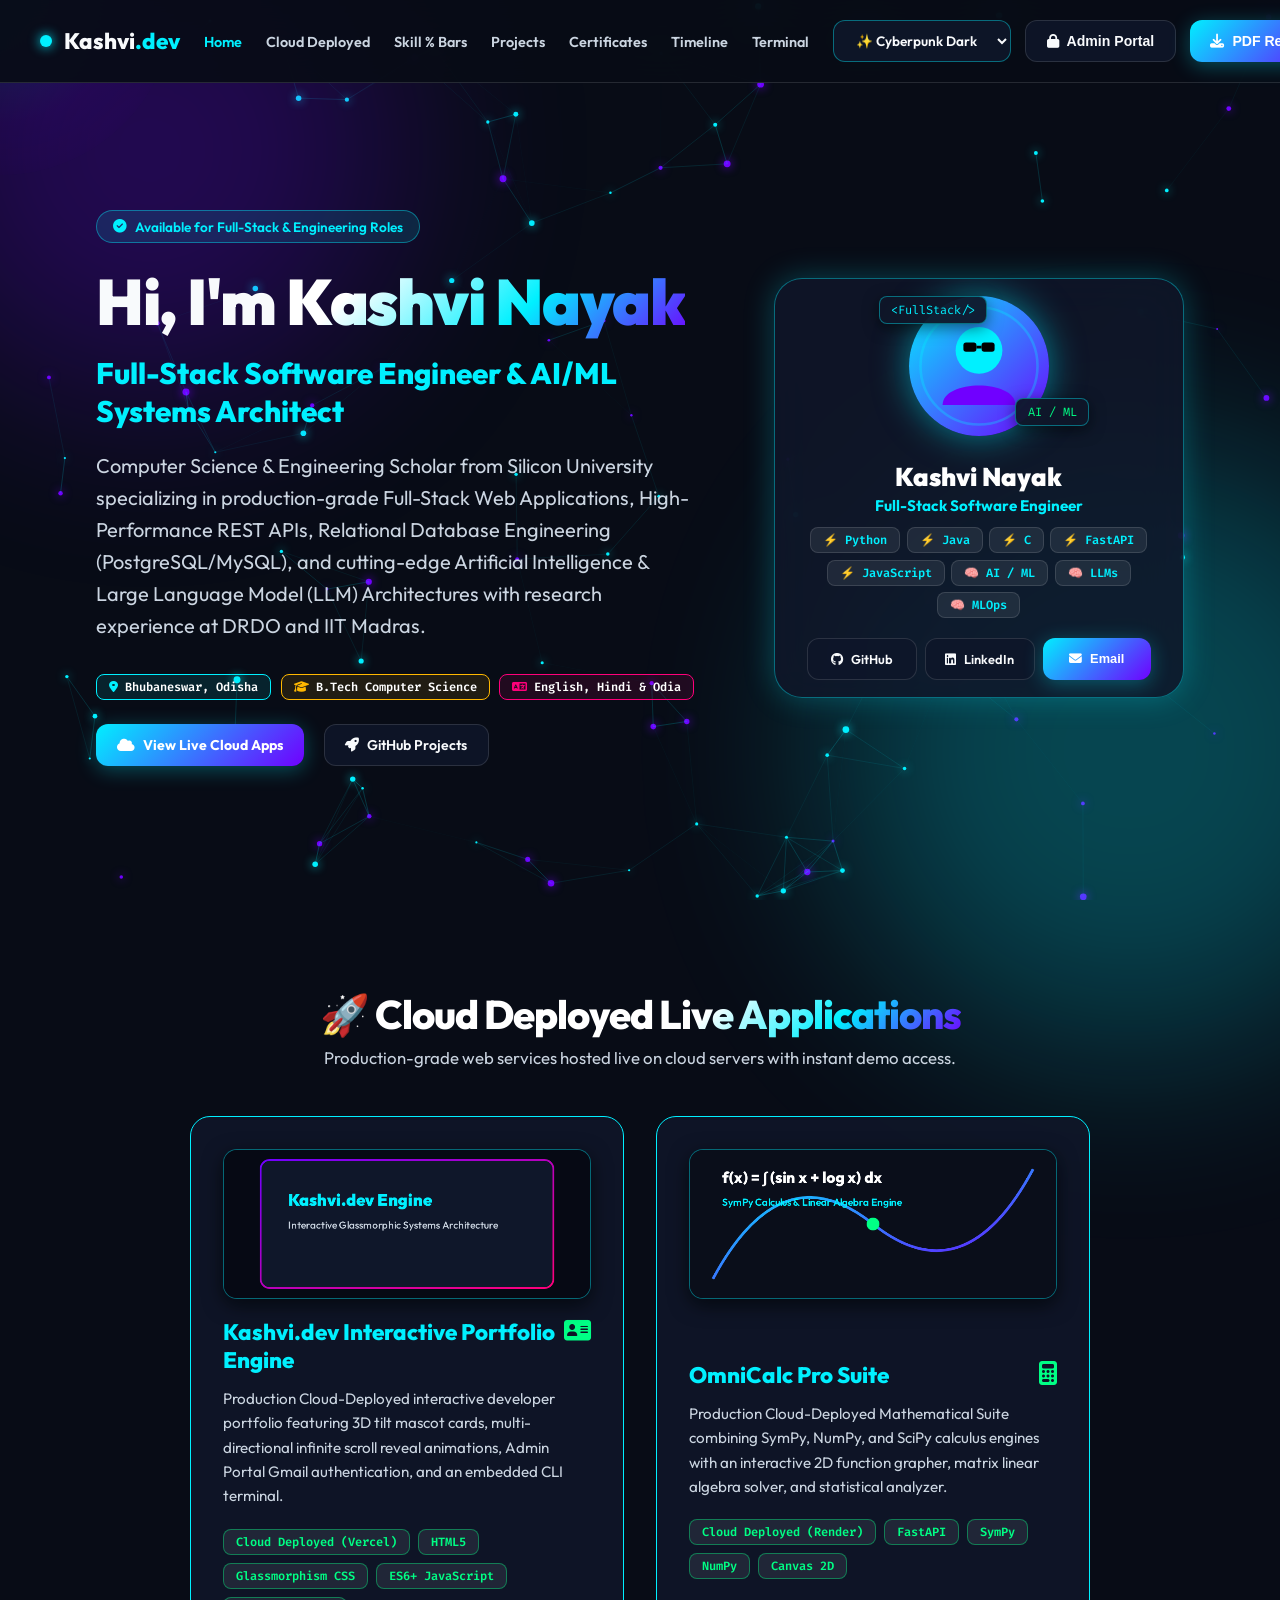
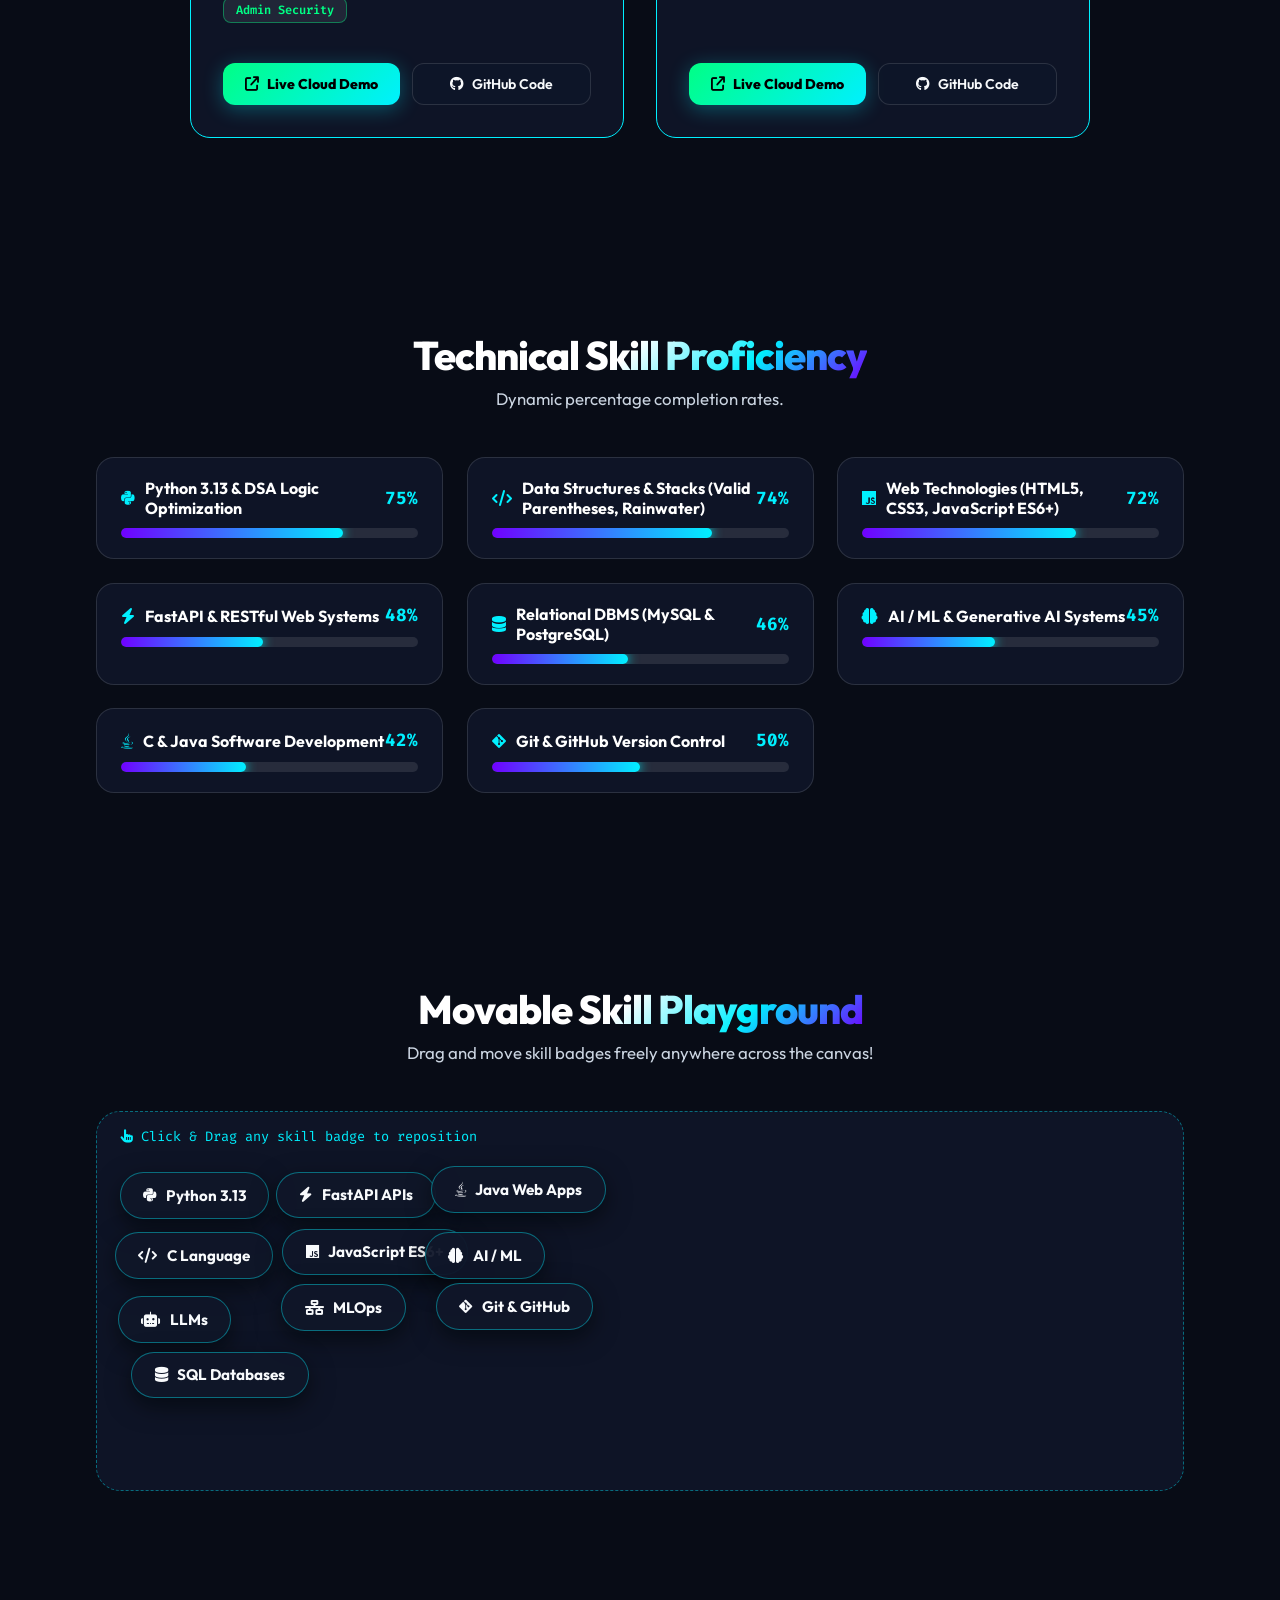
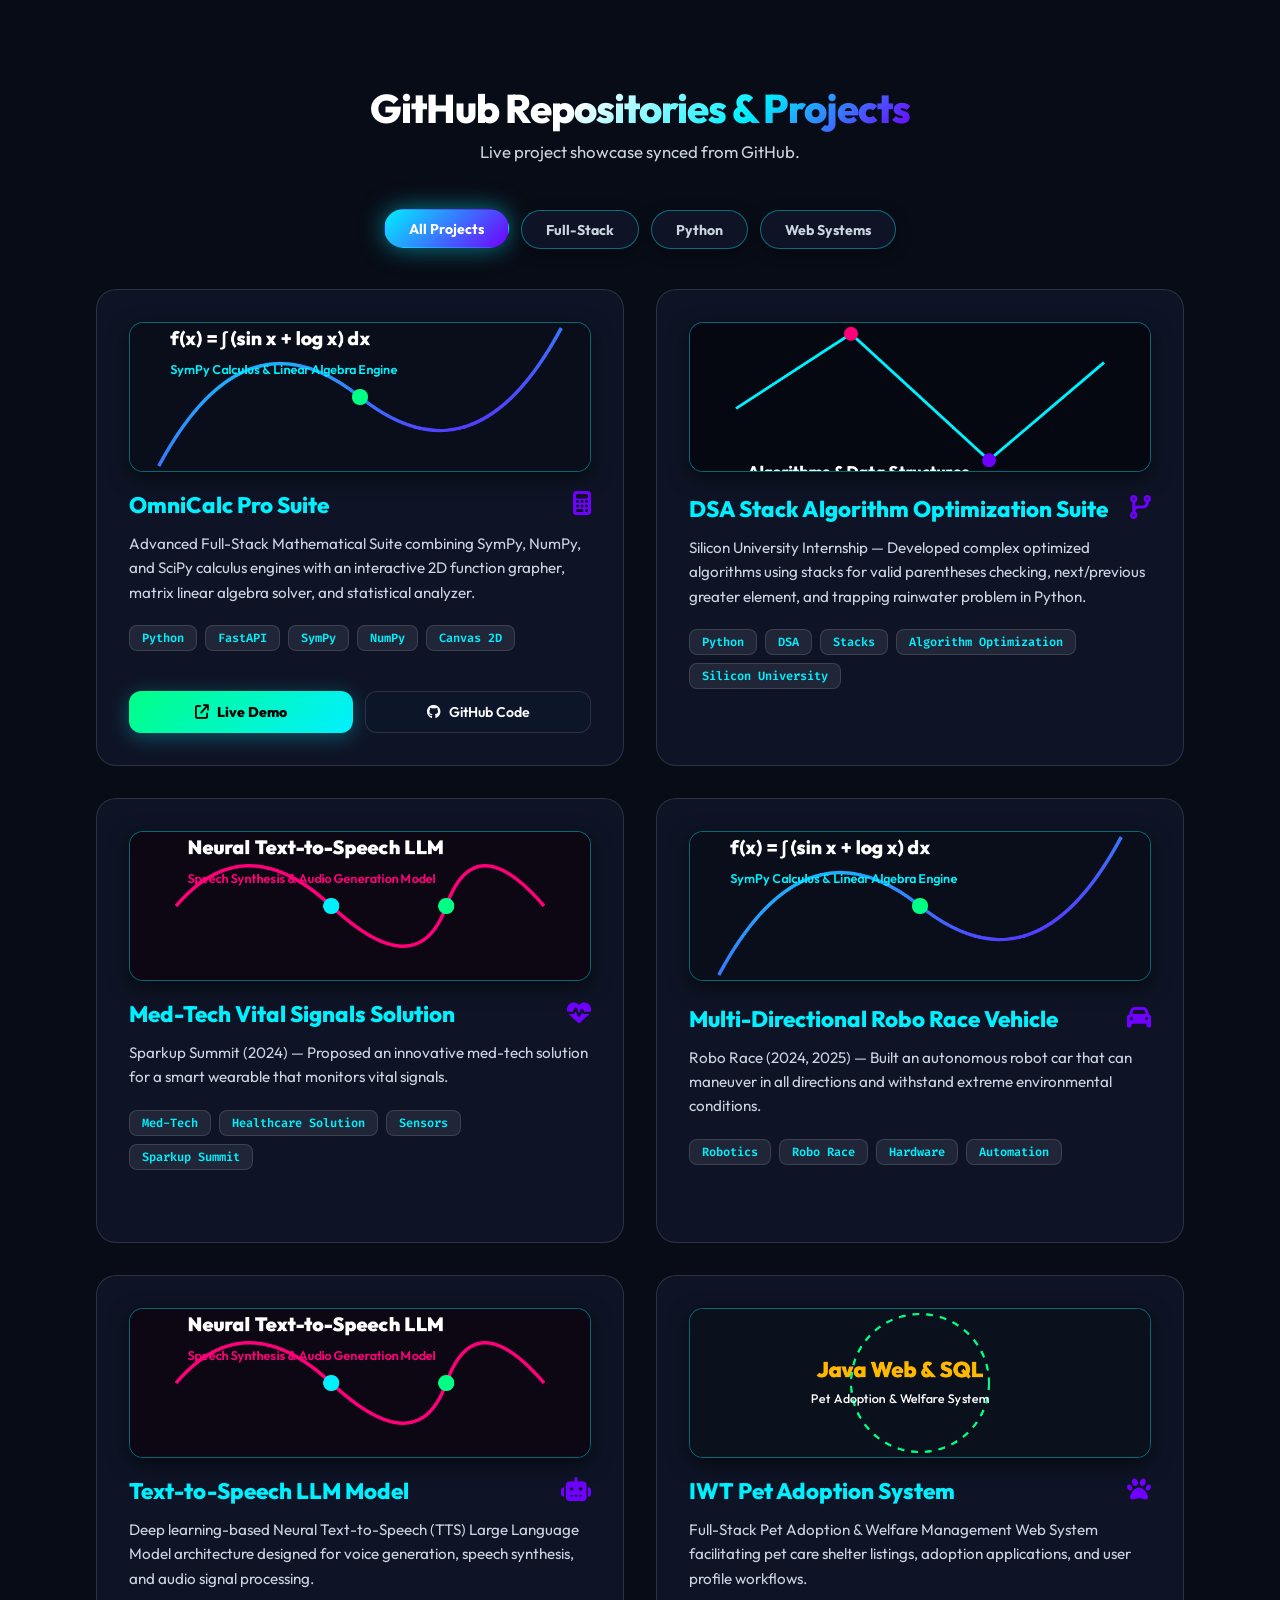
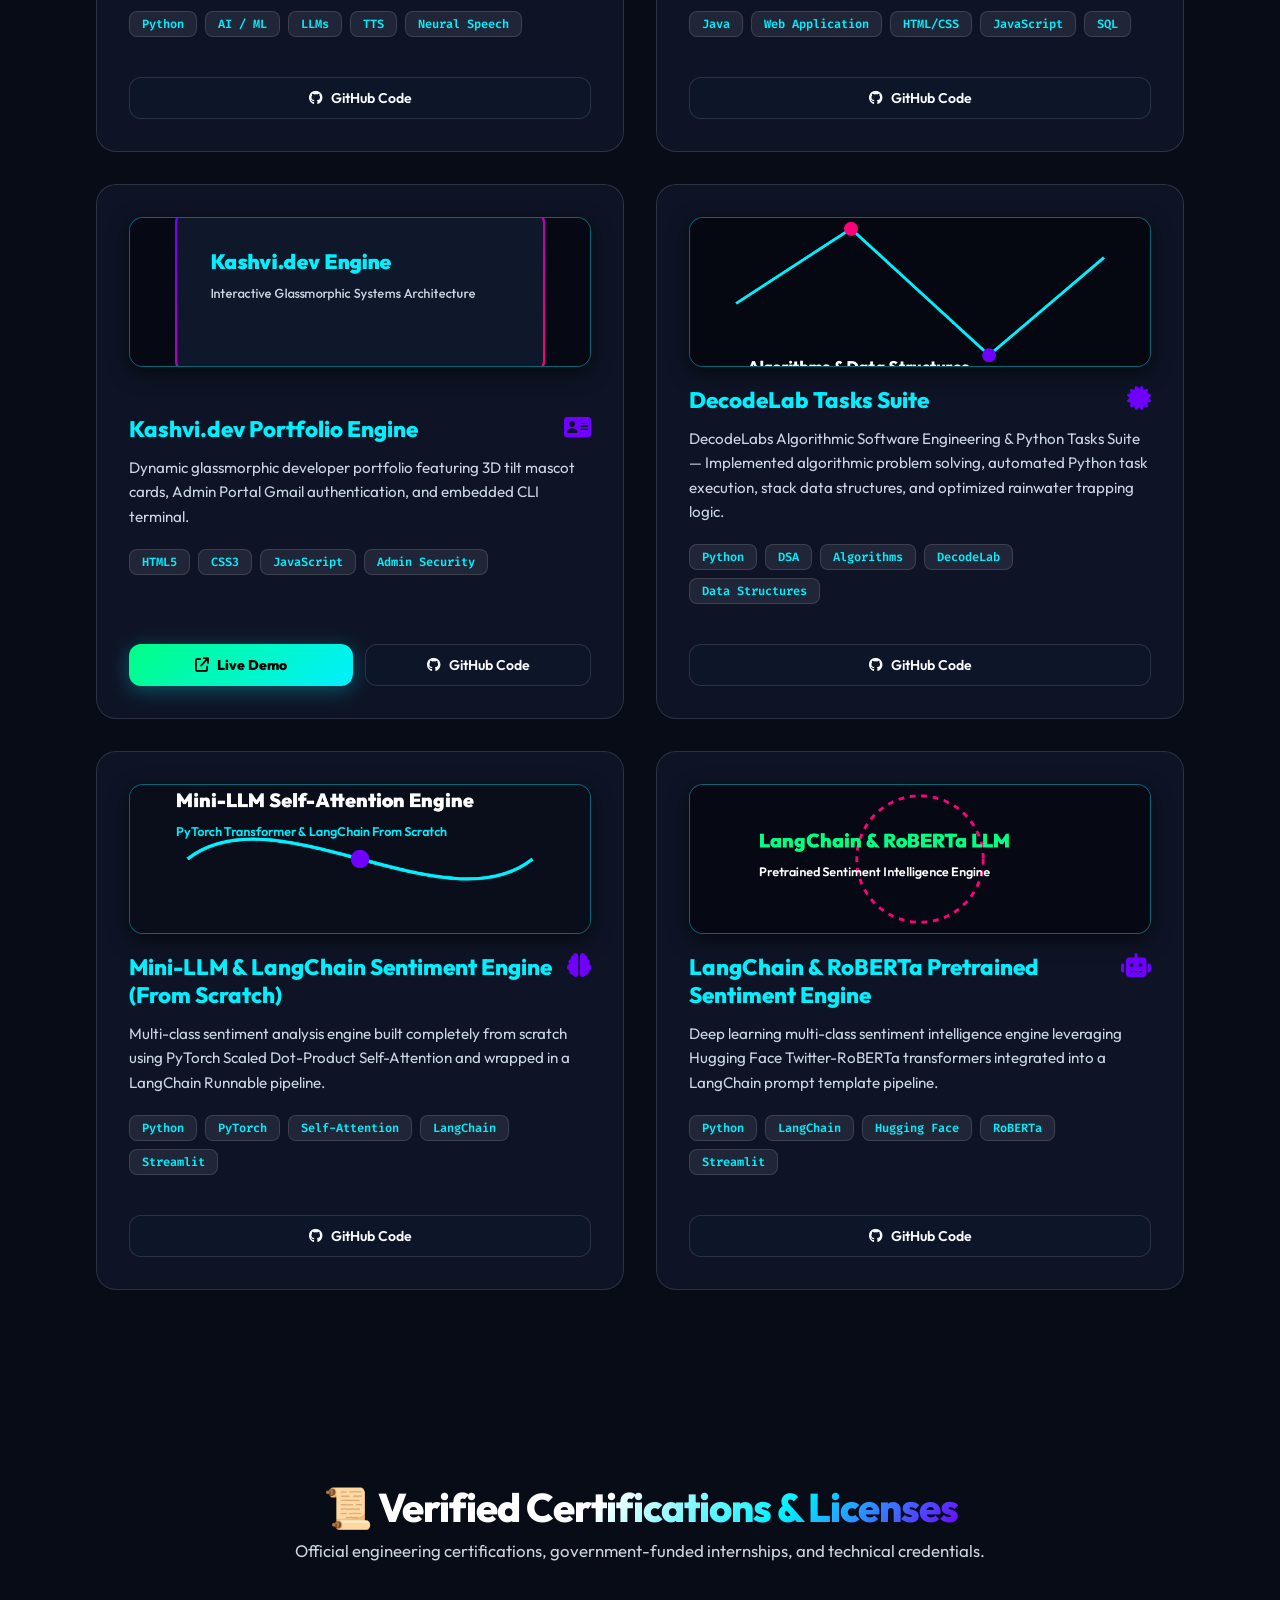
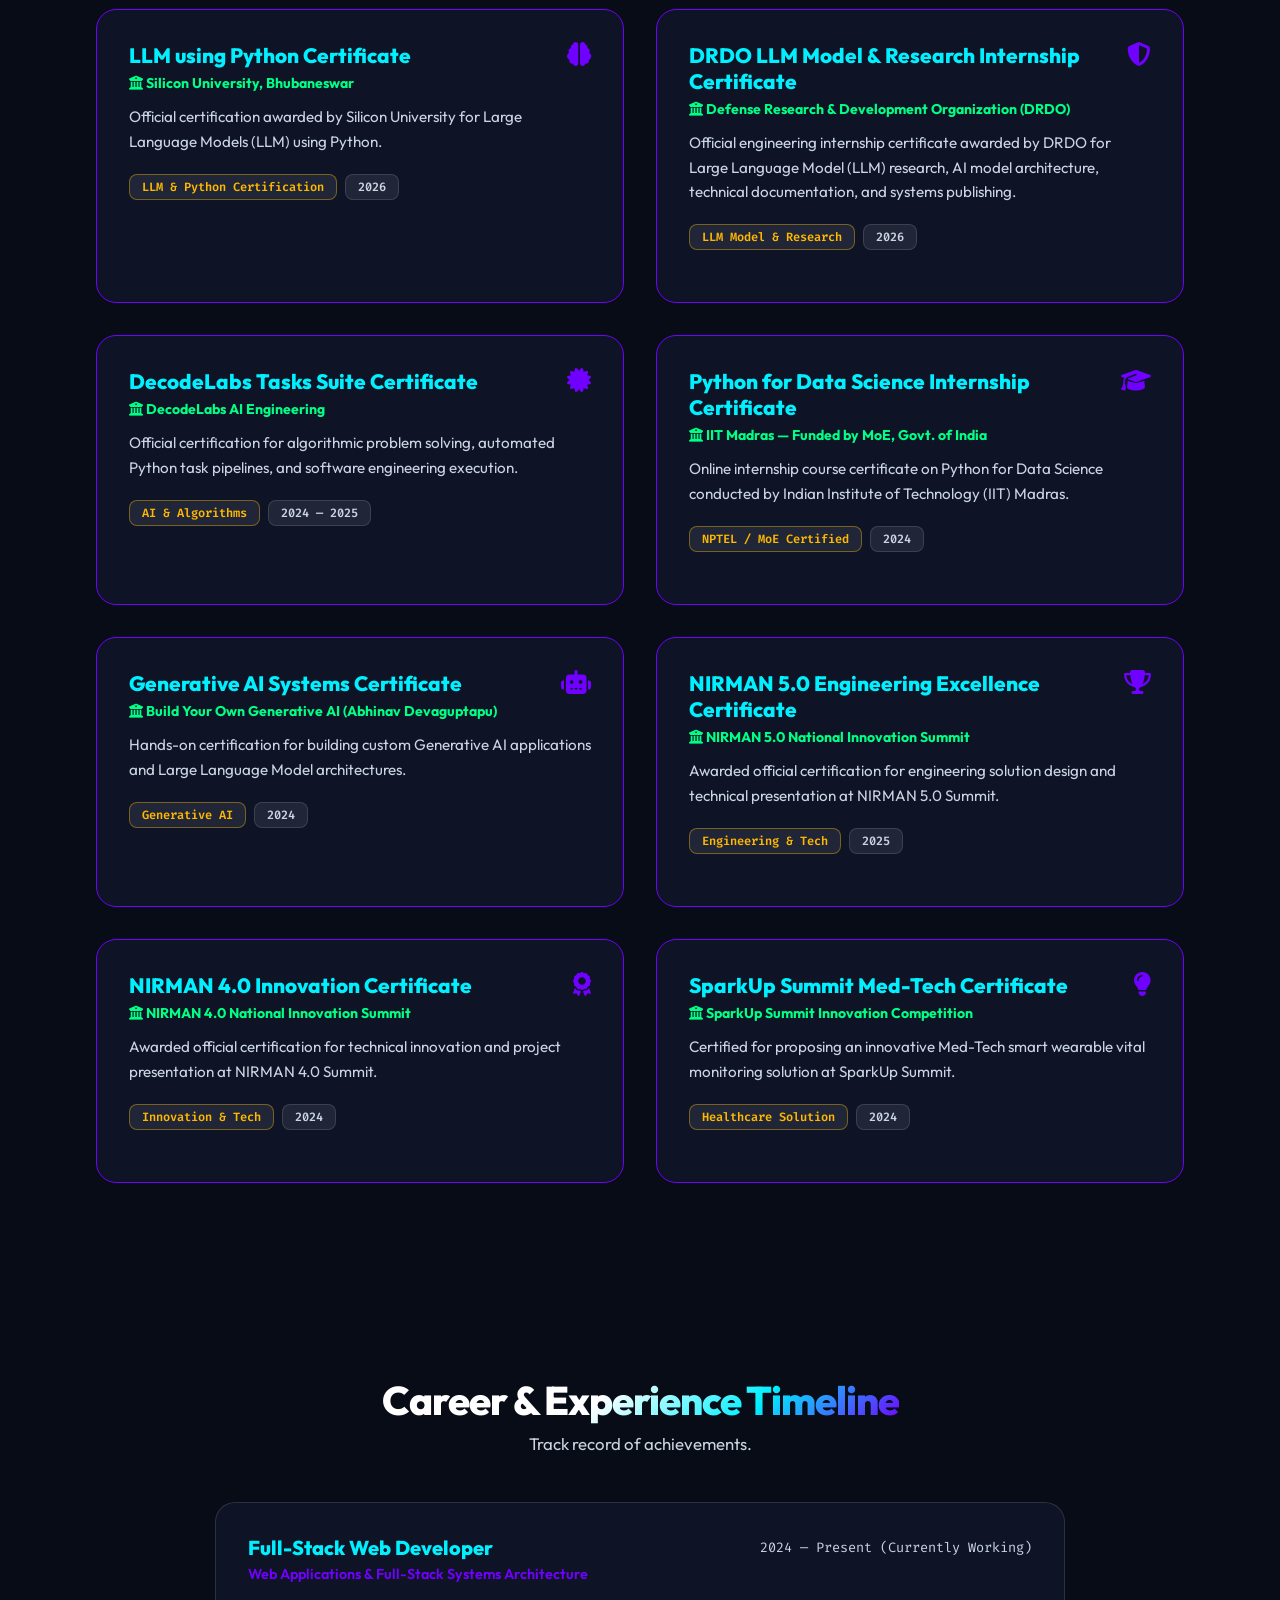
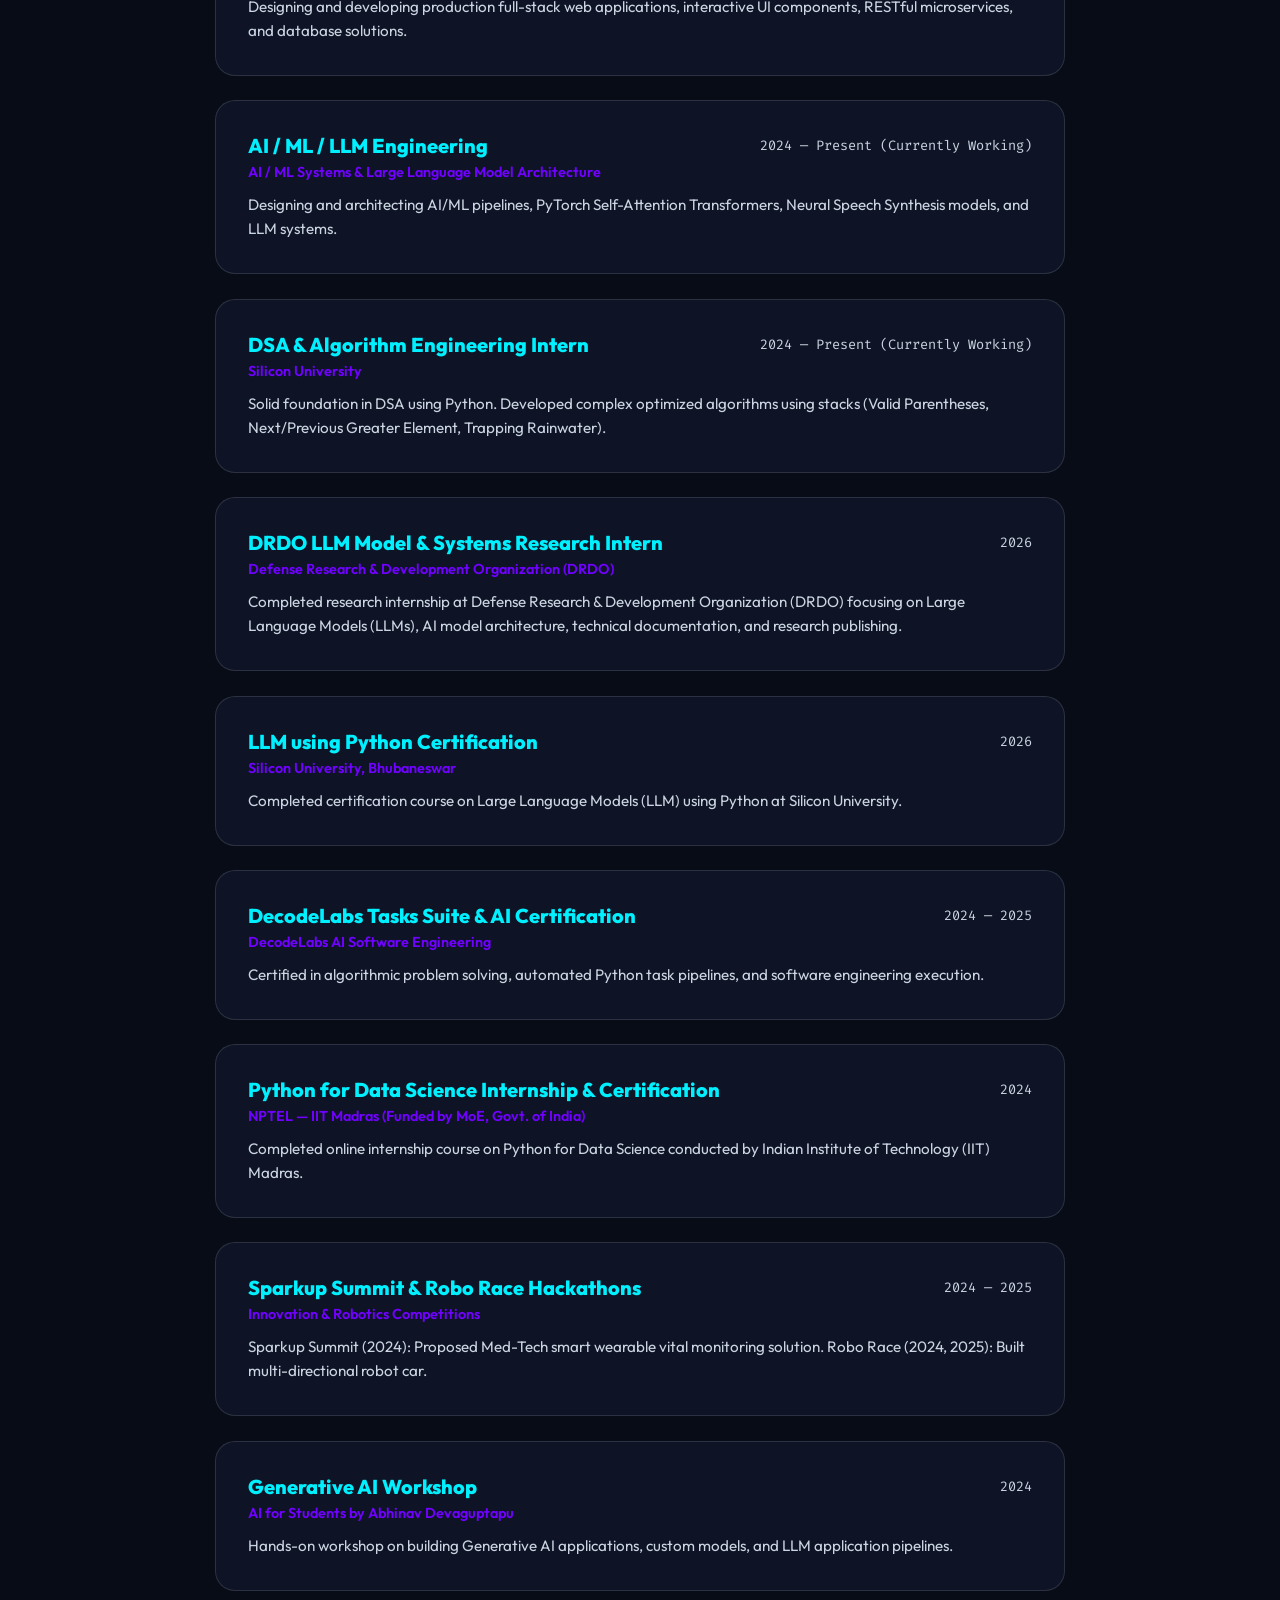
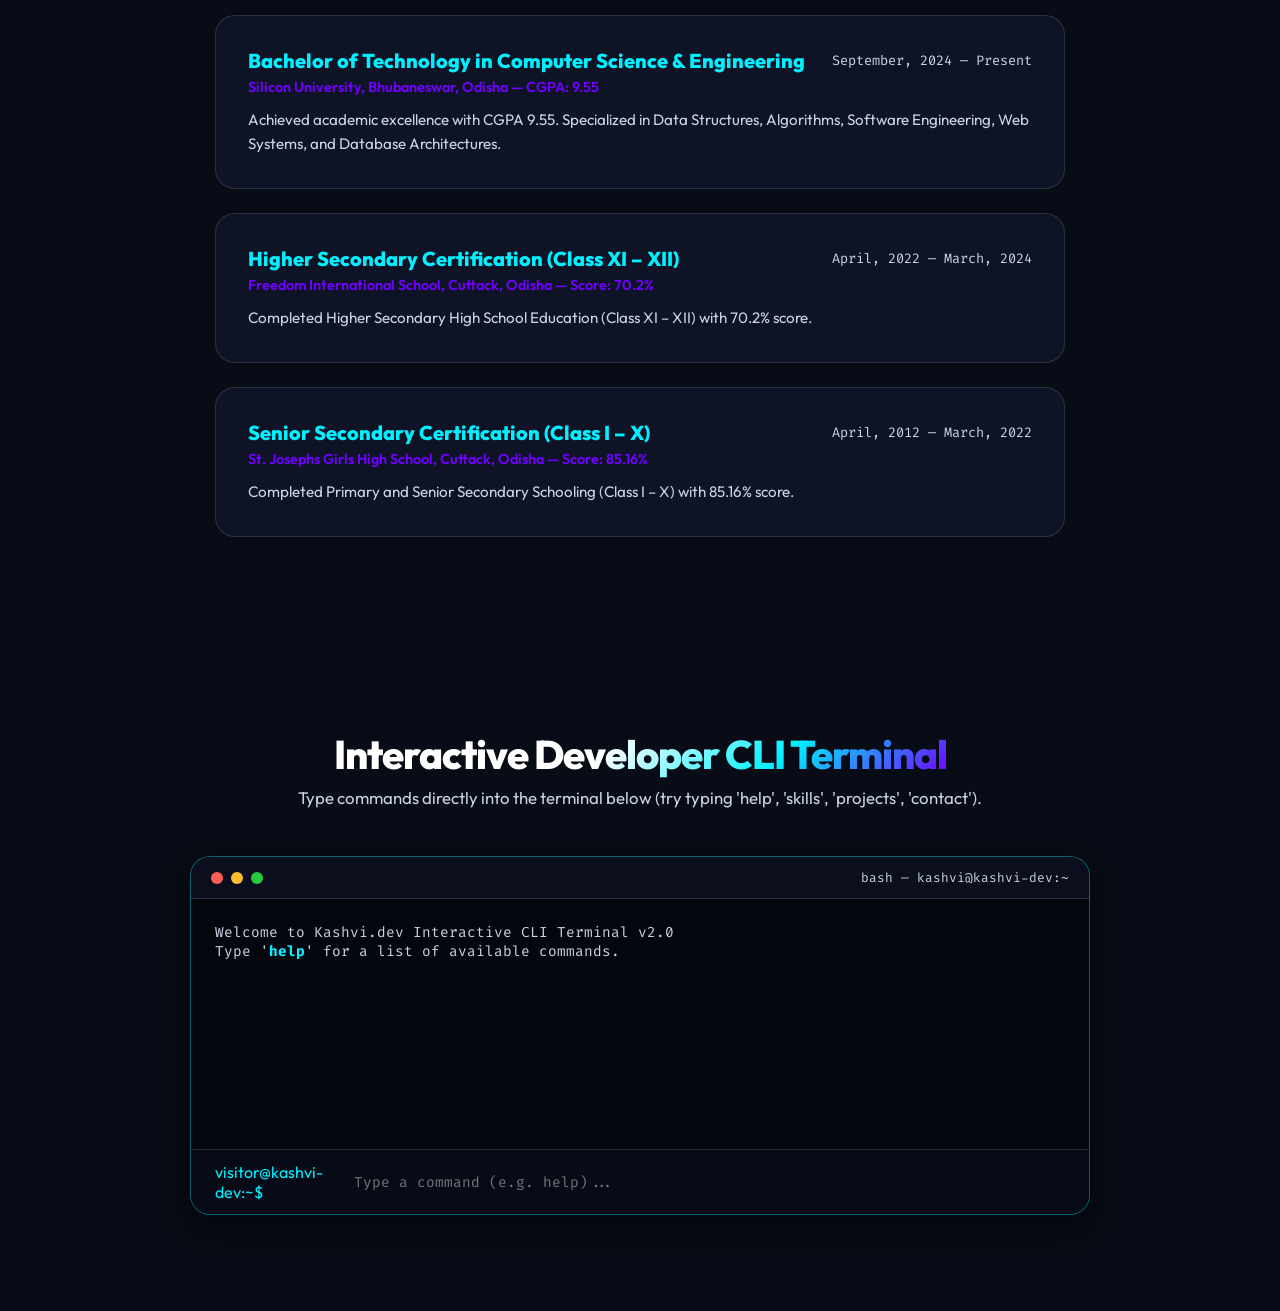
<file: index.html>
<!DOCTYPE html>
<html lang="en">
<head>
  <meta charset="UTF-8">
  <meta name="viewport" content="width=device-width, initial-scale=1.0">
  <title>Kashvi Nayak — Full-Stack Software Engineer & AI/ML Systems Architect</title>

  <!-- Google Search Console Ownership Verification -->
  <meta name="google-site-verification" content="googled4ef04c392d898fc">
  
  <!-- Search Engine Optimization (SEO) Meta Tags -->
  <meta name="description" content="Kashvi Nayak is a Full-Stack Software Engineer specializing in Python, Java, FastAPI, C, Web Systems, and AI/ML LLM engineering at Silicon University.">
  <meta name="keywords" content="Kashvi Nayak, Kashvi.dev, Full-Stack Software Engineer, Silicon University, Python Developer, AI ML Engineer, Kashvi Nayak Portfolio">
  <meta name="author" content="Kashvi Nayak">
  <meta name="robots" content="index, follow">

  <!-- OpenGraph Social Cards for LinkedIn, Twitter & Google Crawlers -->
  <meta property="og:title" content="Kashvi Nayak — Full-Stack Software Engineer">
  <meta property="og:description" content="Explore Kashvi Nayak's interactive full-stack developer portfolio, GitHub repositories, and AI/ML engineering projects.">
  <meta property="og:type" content="website">
  <meta property="og:url" content="https://kashvinayak20-debug.github.io/interactive-resume/">

  <!-- Structured Google JSON-LD Schema Markup -->
  <script type="application/ld+json">
  {
    "@context": "https://schema.org",
    "@type": "Person",
    "name": "Kashvi Nayak",
    "jobTitle": "Full-Stack Software Engineer",
    "alumniOf": "Silicon University",
    "url": "https://kashvinayak20-debug.github.io/interactive-resume/",
    "sameAs": [
      "https://github.com/kashvinayak20-debug",
      "https://www.linkedin.com/in/kashvi-nayak-409a70257"
    ]
  }
  </script>

  <!-- FontAwesome Icons -->
  <link rel="stylesheet" href="https://cdnjs.cloudflare.com/ajax/libs/font-awesome/6.5.1/css/all.min.css">
  <!-- Custom Stylesheet -->
  <link rel="stylesheet" href="css/styles.css">
</head>
<body>

  <!-- Interactive Particle Background Canvas -->
  <canvas id="particlesCanvas"></canvas>

  <!-- Ambient Glowing Cursor Follower -->
  <div class="cursor-glow"></div>

  <!-- Ambient Light Blobs -->
  <div class="ambient-blob blob-1"></div>
  <div class="ambient-blob blob-2"></div>

  <!-- Header Navigation -->
  <header class="header-nav">
    <div class="nav-brand">
      <div class="brand-dot"></div>
      <span>Kashvi<span style="color: var(--accent-cyan)">.dev</span></span>
    </div>

    <ul class="nav-links">
      <li><a href="#hero" class="nav-link active">Home</a></li>
      <li><a href="#deployed" class="nav-link">Cloud Deployed</a></li>
      <li><a href="#skills-section" class="nav-link">Skill % Bars</a></li>
      <li><a href="#projects" class="nav-link">Projects</a></li>
      <li><a href="#certificates" class="nav-link">Certificates</a></li>
      <li><a href="#timeline" class="nav-link">Timeline</a></li>
      <li><a href="#terminal" class="nav-link">Terminal</a></li>
    </ul>

    <div class="nav-controls">
      <select id="themeSelect" class="theme-picker">
        <option value="default">✨ Cyberpunk Dark</option>
        <option value="synthwave">🌆 Synthwave</option>
        <option value="emerald">🌿 Emerald Glass</option>
        <option value="obsidian">🖤 Obsidian Dark</option>
      </select>

      <!-- Admin Portal Login Toggle -->
      <button id="adminToggleBtn" class="btn-secondary" title="Admin Portal Login">
        <i class="fa-solid fa-lock"></i> Admin Portal
      </button>

      <button id="openEditorBtn" class="btn-secondary admin-only">
        <i class="fa-solid fa-pen-to-square"></i> Edit Profile
      </button>

      <button onclick="downloadPDF()" class="btn-primary">
        <i class="fa-solid fa-download"></i> PDF Resume
      </button>
    </div>
  </header>

  <!-- Main Content Container -->
  <main>

    <!-- HERO SECTION WITH ANIMATED DEVELOPER MASCOT -->
    <section id="hero" class="hero-section">
      <div>
        <div class="hero-tag">
          <i class="fa-solid fa-circle-check"></i> Available for Full-Stack & Engineering Roles
        </div>
        <h1 class="hero-title">
          Hi, I'm <span id="dispName" class="gradient-text">Kashvi Nayak</span>
        </h1>
        <h2 id="dispTitle" style="font-size: 1.85rem; font-weight: 800; color: var(--accent-cyan); margin-bottom: 1.25rem;">
          Full-Stack Software Engineer & AI/ML Systems Architect
        </h2>
        <p id="dispBio" class="hero-subtitle">
          Computer Science & Engineering Scholar from Silicon University specializing in production-grade Full-Stack Web Applications, High-Performance REST APIs, Relational Database Engineering (PostgreSQL/MySQL), and cutting-edge Artificial Intelligence & Large Language Model (LLM) Architectures with research experience at DRDO and IIT Madras.
        </p>

        <div style="display: flex; gap: 0.6rem; flex-wrap: wrap; margin-bottom: 1.5rem; font-size: 0.85rem;">
          <span class="tag-badge" style="background: rgba(0, 240, 255, 0.1); border-color: var(--accent-cyan); color: #fff;">
            <i class="fa-solid fa-location-dot" style="color: var(--accent-cyan);"></i> Bhubaneswar, Odisha
          </span>
          <span class="tag-badge" style="background: rgba(255, 184, 0, 0.1); border-color: var(--accent-amber); color: #fff;">
            <i class="fa-solid fa-graduation-cap" style="color: var(--accent-amber);"></i> B.Tech Computer Science
          </span>
          <span class="tag-badge" style="background: rgba(255, 0, 122, 0.1); border-color: var(--accent-magenta); color: #fff;">
            <i class="fa-solid fa-language" style="color: var(--accent-magenta);"></i> English, Hindi & Odia
          </span>
        </div>

        <div class="hero-actions">
          <a href="#deployed" class="btn-primary"><i class="fa-solid fa-cloud"></i> View Live Cloud Apps</a>
          <a href="#projects" class="btn-secondary"><i class="fa-solid fa-rocket"></i> GitHub Projects</a>
        </div>
      </div>

      <!-- ANIMATED DEVELOPER MASCOT CHARACTER WIDGET (OUTER STATIC WRAPPER FIX FOR ZERO BORDER VIBRATION) -->
      <div class="mascot-wrapper" style="perspective: 1000px; width: 100%; height: 420px;">
        <div class="mascot-container">
          <div class="mascot-avatar-wrapper">
            <div class="floating-code-tag tag-pos-1">&lt;FullStack/&gt;</div>
            <div class="floating-code-tag tag-pos-2">AI / ML</div>
            
            <div class="mascot-svg-glow">
              <svg viewBox="0 0 100 100" width="100%" height="100%">
                <circle cx="50" cy="50" r="45" fill="none" stroke="rgba(0, 240, 255, 0.3)" stroke-width="2"/>
                <circle cx="50" cy="38" r="18" fill="#00F0FF"/>
                <path d="M 22 80 C 22 60, 78 60, 78 80 Z" fill="#7000FF"/>
                <rect x="38" y="32" width="10" height="7" rx="2" fill="#000"/>
                <rect x="52" y="32" width="10" height="7" rx="2" fill="#000"/>
                <line x1="48" y1="35.5" x2="52" y2="35.5" stroke="#000" stroke-width="2"/>
              </svg>
            </div>
          </div>

          <h3 id="mascotName" class="mascot-name">Kashvi Nayak</h3>
          <p id="mascotRole" class="mascot-role">Full-Stack Software Engineer</p>

          <div style="display: flex; gap: 0.4rem; margin-top: 0.75rem; flex-wrap: wrap; justify-content: center;">
            <span class="tag-badge">⚡ Python</span>
            <span class="tag-badge">⚡ Java</span>
            <span class="tag-badge">⚡ C</span>
            <span class="tag-badge">⚡ FastAPI</span>
            <span class="tag-badge">⚡ JavaScript</span>
            <span class="tag-badge">🧠 AI / ML</span>
            <span class="tag-badge">🧠 LLMs</span>
            <span class="tag-badge">🧠 MLOps</span>
          </div>

          <div style="display: flex; gap: 0.5rem; margin-top: 1.25rem; width: 100%;">
            <a href="https://github.com/kashvinayak20-debug" target="_blank" class="btn-secondary" style="flex: 1; justify-content: center; padding: 0.5rem 0.6rem; font-size: 0.8rem;">
              <i class="fa-brands fa-github"></i> GitHub
            </a>
            <a href="https://www.linkedin.com/in/kashvi-nayak-409a70257" target="_blank" class="btn-secondary" style="flex: 1; justify-content: center; padding: 0.5rem 0.6rem; font-size: 0.8rem;">
              <i class="fa-brands fa-linkedin"></i> LinkedIn
            </a>
            <button class="btn-primary open-email-btn" style="flex: 1; justify-content: center; padding: 0.5rem 0.6rem; font-size: 0.8rem;">
              <i class="fa-solid fa-envelope"></i> Email
            </button>
          </div>
        </div>
      </div>
    </section>


    <!-- DEDICATED CLOUD DEPLOYED APPLICATIONS SECTION -->
    <section id="deployed" class="section-container">
      <div class="section-header">
        <h2 class="section-title">🚀 Cloud Deployed <span class="gradient-text">Live Applications</span></h2>
        <p class="section-desc">Production-grade web services hosted live on cloud servers with instant demo access.</p>
        <button id="openAddDeployedBtn" class="btn-primary admin-only" style="margin-top: 1rem;">
          <i class="fa-solid fa-plus"></i> Add Deployed Live App
        </button>
      </div>

      <div id="deployedProjectsContainer" class="projects-grid" style="max-width: 900px; margin: 0 auto;"></div>
    </section>


    <!-- DYNAMIC SKILL PERCENTAGE BARS SECTION (SKILLS CRUD) -->
    <section id="skills-section" class="section-container">
      <div class="section-header">
        <h2 class="section-title">Technical <span class="gradient-text">Skill Proficiency</span></h2>
        <p class="section-desc">Dynamic percentage completion rates.</p>
        <button id="openAddSkillBtn" class="btn-primary admin-only" style="margin-top: 1rem;">
          <i class="fa-solid fa-plus"></i> Add Custom Skill & %
        </button>
      </div>

      <div id="skillsBarsContainer" class="skills-progress-container"></div>
    </section>


    <!-- MOVABLE SKILLS PLAYGROUND SECTION -->
    <section id="skills" class="section-container">
      <div class="section-header">
        <h2 class="section-title">Movable <span class="gradient-text">Skill Playground</span></h2>
        <p class="section-desc">Drag and move skill badges freely anywhere across the canvas!</p>
      </div>

      <div class="draggable-playground">
        <div class="playground-hint">
          <i class="fa-solid fa-hand-pointer"></i> Click & Drag any skill badge to reposition
        </div>

        <div class="skill-chip-movable"><i class="fa-brands fa-python"></i> Python 3.13</div>
        <div class="skill-chip-movable"><i class="fa-solid fa-bolt"></i> FastAPI APIs</div>
        <div class="skill-chip-movable"><i class="fa-brands fa-java"></i> Java Web Apps</div>
        <div class="skill-chip-movable"><i class="fa-solid fa-code"></i> C Language</div>
        <div class="skill-chip-movable"><i class="fa-brands fa-js"></i> JavaScript ES6+</div>
        <div class="skill-chip-movable"><i class="fa-solid fa-brain"></i> AI / ML</div>
        <div class="skill-chip-movable"><i class="fa-solid fa-robot"></i> LLMs</div>
        <div class="skill-chip-movable"><i class="fa-solid fa-network-wired"></i> MLOps</div>
        <div class="skill-chip-movable"><i class="fa-brands fa-git-alt"></i> Git & GitHub</div>
        <div class="skill-chip-movable"><i class="fa-solid fa-database"></i> SQL Databases</div>
      </div>
    </section>


    <!-- FEATURED PROJECTS SECTION (PROJECTS CRUD FROM GITHUB) -->
    <section id="projects" class="section-container">
      <div class="section-header">
        <h2 class="section-title">GitHub <span class="gradient-text">Repositories & Projects</span></h2>
        <p class="section-desc">Live project showcase synced from GitHub.</p>
        <button id="openAddProjectBtn" class="btn-primary admin-only" style="margin-top: 1rem;">
          <i class="fa-solid fa-plus"></i> Add New Project
        </button>
      </div>

      <!-- Project Category Filters -->
      <div style="display: flex; justify-content: center; gap: 0.75rem; margin-bottom: 2.5rem;">
        <button class="subtab-btn filter-btn active" data-filter="all">All Projects</button>
        <button class="subtab-btn filter-btn" data-filter="fullstack">Full-Stack</button>
        <button class="subtab-btn filter-btn" data-filter="python">Python</button>
        <button class="subtab-btn filter-btn" data-filter="web">Web Systems</button>
      </div>

      <div id="projectsContainer" class="projects-grid"></div>
    </section>


    <!-- DEDICATED CERTIFICATIONS & VERIFIED CREDENTIALS SECTION -->
    <section id="certificates" class="section-container">
      <div class="section-header">
        <h2 class="section-title">📜 Verified <span class="gradient-text">Certifications & Licenses</span></h2>
        <p class="section-desc">Official engineering certifications, government-funded internships, and technical credentials.</p>
        <button id="openAddCertBtn" class="btn-primary admin-only" style="margin-top: 1rem;">
          <i class="fa-solid fa-plus"></i> Add Verified Certificate
        </button>
      </div>

      <div id="certificatesContainer" class="projects-grid"></div>
    </section>


    <!-- TIMELINE SECTION (TIMELINE CRUD) -->
    <section id="timeline" class="section-container">
      <div class="section-header">
        <h2 class="section-title">Career & <span class="gradient-text">Experience Timeline</span></h2>
        <p class="section-desc">Track record of achievements.</p>
        <button id="openAddTimelineBtn" class="btn-primary admin-only" style="margin-top: 1rem;">
          <i class="fa-solid fa-plus"></i> Add Experience / Education
        </button>
      </div>

      <div id="timelineContainer" style="max-width: 850px; margin: 0 auto; display: flex; flex-direction: column; gap: 1.5rem;"></div>
    </section>


    <!-- INTERACTIVE DEVELOPER TERMINAL SECTION -->
    <section id="terminal" class="section-container">
      <div class="section-header">
        <h2 class="section-title">Interactive <span class="gradient-text">Developer CLI Terminal</span></h2>
        <p class="section-desc">Type commands directly into the terminal below (try typing 'help', 'skills', 'projects', 'contact').</p>
      </div>

      <div class="terminal-card">
        <div class="terminal-header">
          <div class="term-dot term-red"></div>
          <div class="term-dot term-yellow"></div>
          <div class="term-dot term-green"></div>
          <div class="terminal-title">bash — kashvi@kashvi-dev:~</div>
        </div>

        <div id="termOutput" class="terminal-body">
          <div style="color: var(--text-sub);">
            Welcome to Kashvi.dev Interactive CLI Terminal v2.0<br>
            Type '<b style="color: var(--accent-cyan)">help</b>' for a list of available commands.
          </div>
        </div>

        <div style="padding: 0.75rem 1.5rem; background: #070B18; border-top: 1px solid var(--border-glass);">
          <div class="term-input-line">
            <span>visitor@kashvi-dev:~$</span>
            <input type="text" id="termInput" class="term-input" placeholder="Type a command (e.g. help)..." autocomplete="off">
          </div>
        </div>
      </div>
    </section>

  </main>


  <!-- MODAL 1: ADD SKILL MODAL -->
  <div id="addSkillModal" class="modal-overlay">
    <div class="modal-card">
      <div style="display: flex; justify-content: space-between; align-items: center; margin-bottom: 1.5rem;">
        <h3 style="font-size: 1.4rem; font-weight: 800;"><i class="fa-solid fa-plus-circle"></i> Add Custom Skill & Percentage</h3>
        <button id="closeAddSkillBtn" class="btn-secondary" style="padding: 0.4rem 0.8rem;"><i class="fa-solid fa-xmark"></i></button>
      </div>

      <div class="form-group">
        <label>Skill Name (e.g. AI / ML, PyTorch, Docker):</label>
        <input type="text" id="newSkillName" class="form-input" placeholder="Enter skill name...">
      </div>

      <div class="form-group">
        <label>Proficiency Percentage (0% - 100%):</label>
        <input type="number" id="newSkillPercent" class="form-input" value="90" min="0" max="100">
      </div>

      <button id="saveAddSkillBtn" class="btn-primary" style="width: 100%; justify-content: center; padding: 0.8rem; margin-top: 1rem;">
        <i class="fa-solid fa-check"></i> Add Skill to Live Page
      </button>
    </div>
  </div>


  <!-- MODAL 2: ADD DEPLOYED LIVE APP MODAL -->
  <div id="addDeployedModal" class="modal-overlay">
    <div class="modal-card">
      <div style="display: flex; justify-content: space-between; align-items: center; margin-bottom: 1.5rem;">
        <h3 style="font-size: 1.4rem; font-weight: 800;"><i class="fa-solid fa-cloud-arrow-up"></i> Add Deployed Live App</h3>
        <button id="closeAddDeployedBtn" class="btn-secondary" style="padding: 0.4rem 0.8rem;"><i class="fa-solid fa-xmark"></i></button>
      </div>

      <div class="form-group">
        <label>App Title:</label>
        <input type="text" id="depTitle" class="form-input" placeholder="e.g. OmniCalc Pro Suite">
      </div>

      <div class="form-group">
        <label>Description:</label>
        <textarea id="depDesc" class="form-input" style="height: 80px;" placeholder="Production cloud summary..."></textarea>
      </div>

      <div class="form-group">
        <label>Live Cloud Demo URL (Render / Vercel):</label>
        <input type="text" id="depDemoUrl" class="form-input" placeholder="https://...">
      </div>

      <div class="form-group">
        <label>GitHub Code URL:</label>
        <input type="text" id="depCodeUrl" class="form-input" placeholder="https://github.com/...">
      </div>

      <div class="form-group">
        <label>Tags (comma separated):</label>
        <input type="text" id="depTags" class="form-input" placeholder="Cloud Deployed, FastAPI, SymPy">
      </div>

      <button id="saveAddDeployedBtn" class="btn-primary" style="width: 100%; justify-content: center; padding: 0.8rem; margin-top: 1rem;">
        <i class="fa-solid fa-check"></i> Save & Render Deployed App
      </button>
    </div>
  </div>


  <!-- MODAL 3: ADD PROJECT MODAL -->
  <div id="addProjectModal" class="modal-overlay">
    <div class="modal-card">
      <div style="display: flex; justify-content: space-between; align-items: center; margin-bottom: 1.5rem;">
        <h3 style="font-size: 1.4rem; font-weight: 800;"><i class="fa-solid fa-folder-plus"></i> Add New Project</h3>
        <button id="closeAddProjectBtn" class="btn-secondary" style="padding: 0.4rem 0.8rem;"><i class="fa-solid fa-xmark"></i></button>
      </div>

      <div class="form-group">
        <label>Project Title:</label>
        <input type="text" id="projTitle" class="form-input" placeholder="e.g. Pet Adoption System">
      </div>

      <div class="form-group">
        <label>Category Tag:</label>
        <select id="projCategory" class="form-input">
          <option value="fullstack python">Full-Stack & Python</option>
          <option value="web fullstack">Web Application</option>
          <option value="python">Python Project</option>
        </select>
      </div>

      <div class="form-group">
        <label>Description:</label>
        <textarea id="projDesc" class="form-input" style="height: 80px;" placeholder="Enter project summary..."></textarea>
      </div>

      <div class="form-group">
        <label>Tech Stack Tags (comma separated):</label>
        <input type="text" id="projTags" class="form-input" placeholder="Java, Python, Web, SQL">
      </div>

      <div class="form-group">
        <label>GitHub Code URL:</label>
        <input type="text" id="projCodeUrl" class="form-input" placeholder="https://github.com/...">
      </div>

      <div class="form-group">
        <label>Live Cloud Demo URL:</label>
        <input type="text" id="projDemoUrl" class="form-input" placeholder="https://...">
      </div>

      <button id="saveAddProjectBtn" class="btn-primary" style="width: 100%; justify-content: center; padding: 0.8rem; margin-top: 1rem;">
        <i class="fa-solid fa-check"></i> Save & Render Project Card
      </button>
    </div>
  </div>


  <!-- MODAL 4: ADD TIMELINE MODAL -->
  <div id="addTimelineModal" class="modal-overlay">
    <div class="modal-card">
      <div style="display: flex; justify-content: space-between; align-items: center; margin-bottom: 1.5rem;">
        <h3 style="font-size: 1.4rem; font-weight: 800;"><i class="fa-solid fa-briefcase"></i> Add Experience / Education</h3>
        <button id="closeAddTimelineBtn" class="btn-secondary" style="padding: 0.4rem 0.8rem;"><i class="fa-solid fa-xmark"></i></button>
      </div>

      <div class="form-group">
        <label>Position / Degree Title:</label>
        <input type="text" id="timeTitle" class="form-input" placeholder="e.g. Full-Stack Software Engineer">
      </div>

      <div class="form-group">
        <label>Subtitle / Subfield:</label>
        <input type="text" id="timeSubtitle" class="form-input" placeholder="e.g. Full-Stack Software Systems">
      </div>

      <div class="form-group">
        <label>Date Range:</label>
        <input type="text" id="timeDate" class="form-input" placeholder="e.g. 2024 — Present">
      </div>

      <div class="form-group">
        <label>Description:</label>
        <textarea id="timeDesc" class="form-input" style="height: 80px;" placeholder="Key responsibilities and achievements..."></textarea>
      </div>

      <button id="saveAddTimelineBtn" class="btn-primary" style="width: 100%; justify-content: center; padding: 0.8rem; margin-top: 1rem;">
        <i class="fa-solid fa-check"></i> Add Timeline Entry
      </button>
    </div>
  </div>


  <!-- MODAL 5: LIVE PROFILE EDITOR MODAL -->
  <div id="editorModal" class="modal-overlay">
    <div class="modal-card">
      <div style="display: flex; justify-content: space-between; align-items: center; margin-bottom: 1.5rem;">
        <h3 style="font-size: 1.4rem; font-weight: 800;"><i class="fa-solid fa-pen-to-square"></i> Live Profile Editor</h3>
        <button id="closeEditorBtn" class="btn-secondary" style="padding: 0.4rem 0.8rem;"><i class="fa-solid fa-xmark"></i></button>
      </div>

      <div class="form-group">
        <label>Your Name:</label>
        <input type="text" id="editName" class="form-input" value="Kashvi Nayak">
      </div>

      <div class="form-group">
        <label>Professional Title:</label>
        <input type="text" id="editTitle" class="form-input" value="Full-Stack Software Engineer & AI/ML Systems Architect">
      </div>

      <div class="form-group">
        <label>Bio Summary:</label>
        <textarea id="editBio" class="form-input" style="height: 100px;">Computer Science & Engineering Scholar at Silicon University specializing in production-grade Full-Stack Web Applications, High-Performance REST APIs, Relational Database Engineering (PostgreSQL/MySQL), and cutting-edge Artificial Intelligence & Large Language Model (LLM) Architectures with research experience at DRDO and IIT Madras.</textarea>
      </div>

      <button id="saveEditorBtn" class="btn-primary" style="width: 100%; justify-content: center; padding: 0.8rem; margin-top: 1rem;">
        <i class="fa-solid fa-check"></i> Apply Live Changes
      </button>
    </div>
  </div>


  <!-- MODAL 6: SEND DIRECT EMAIL / CONTACT MODAL -->
  <div id="emailModal" class="modal-overlay">
    <div class="modal-card">
      <div style="display: flex; justify-content: space-between; align-items: center; margin-bottom: 1.5rem;">
        <h3 style="font-size: 1.4rem; font-weight: 800;"><i class="fa-solid fa-envelope-open-text"></i> Send Email Message to Kashvi</h3>
        <button id="closeEmailBtn" class="btn-secondary" style="padding: 0.4rem 0.8rem;"><i class="fa-solid fa-xmark"></i></button>
      </div>

      <p style="color: var(--text-sub); font-size: 0.9rem; margin-bottom: 1.25rem;">
        Recipient: <b style="color: var(--accent-cyan);">kashvinayak20@gmail.com</b>
      </p>

      <div class="form-group">
        <label>Your Name:</label>
        <input type="text" id="senderName" class="form-input" placeholder="e.g. Recruiter / Collaborator">
      </div>

      <div class="form-group">
        <label>Subject:</label>
        <input type="text" id="emailSubject" class="form-input" value="Job Inquiry / Collaboration Opportunity">
      </div>

      <div class="form-group">
        <label>Message Content:</label>
        <textarea id="emailMsg" class="form-input" style="height: 110px;" placeholder="Type your message here..."></textarea>
      </div>

      <div style="display: flex; gap: 0.75rem; margin-top: 1rem;">
        <button id="sendGmailBtn" class="btn-primary" style="flex: 1; justify-content: center; padding: 0.8rem;">
          <i class="fa-solid fa-paper-plane"></i> Send via Web Gmail
        </button>
        <a href="mailto:kashvinayak20@gmail.com" class="btn-secondary" style="flex: 1; justify-content: center; padding: 0.8rem;">
          <i class="fa-solid fa-envelope"></i> Default Mail Client
        </a>
      </div>
    </div>
  </div>

  <!-- MODAL 7: ADMIN PORTAL LOGIN MODAL -->
  <div id="adminLoginModal" class="modal-overlay">
    <div class="modal-card" style="max-width: 480px;">
      <div style="display: flex; justify-content: space-between; align-items: center; margin-bottom: 1.5rem;">
        <h3 style="font-size: 1.4rem; font-weight: 800; color: var(--accent-cyan);">
          <i class="fa-solid fa-user-shield"></i> Admin Portal Login
        </h3>
        <button id="closeAdminLoginBtn" class="btn-secondary" style="padding: 0.4rem 0.8rem;"><i class="fa-solid fa-xmark"></i></button>
      </div>

      <p style="color: var(--text-sub); font-size: 0.9rem; margin-bottom: 1.25rem;">
        Enter your authorized Gmail and password to unlock Admin CRUD capabilities.
      </p>

      <div id="adminLoginAlert" class="auth-alert-box" style="display: none;"></div>

      <form id="adminLoginForm" onsubmit="return false;">
        <div class="form-group">
          <label for="adminEmailInput"><i class="fa-solid fa-envelope" style="color: var(--accent-cyan)"></i> Gmail Address:</label>
          <input type="email" id="adminEmailInput" class="form-input" placeholder="Enter your Gmail address" required autocomplete="username">
        </div>

        <div class="form-group">
          <div style="display: flex; justify-content: space-between; align-items: center; margin-bottom: 0.4rem;">
            <label for="adminPasswordInput" style="margin-bottom: 0;"><i class="fa-solid fa-lock" style="color: var(--accent-cyan)"></i> Password:</label>
            <button type="button" id="openForgotPasswordBtn" class="link-btn" style="font-size: 0.82rem; color: var(--accent-cyan); text-decoration: none; background: none; border: none; cursor: pointer;">
              Forgot Password?
            </button>
          </div>
          <div class="password-input-wrapper">
            <input type="password" id="adminPasswordInput" class="form-input" placeholder="Enter admin password" required autocomplete="current-password">
            <button type="button" id="toggleAdminPassBtn" class="pass-toggle-btn" title="Toggle password visibility">
              <i class="fa-solid fa-eye"></i>
            </button>
          </div>
        </div>

        <div style="display: flex; gap: 0.75rem; margin-top: 1.5rem;">
          <button type="submit" id="submitAdminLoginBtn" class="btn-primary" style="flex: 1; justify-content: center; padding: 0.8rem; font-size: 0.95rem;">
            <i class="fa-solid fa-right-to-bracket"></i> Login to Admin
          </button>
          <button type="button" id="cancelAdminLoginBtn" class="btn-secondary" style="padding: 0.8rem 1.2rem;">
            Cancel
          </button>
        </div>
      </form>
    </div>
  </div>

  <!-- MODAL 8: FORGOT PASSWORD & RESET MODAL -->
  <div id="forgotPasswordModal" class="modal-overlay">
    <div class="modal-card" style="max-width: 480px;">
      <div style="display: flex; justify-content: space-between; align-items: center; margin-bottom: 1.5rem;">
        <h3 style="font-size: 1.4rem; font-weight: 800; color: var(--accent-magenta);">
          <i class="fa-solid fa-key"></i> Reset Admin Password
        </h3>
        <button id="closeForgotPasswordBtn" class="btn-secondary" style="padding: 0.4rem 0.8rem;"><i class="fa-solid fa-xmark"></i></button>
      </div>

      <div id="resetStatusAlert" class="auth-alert-box" style="display: none;"></div>

      <!-- Step 1: Verification Request -->
      <div id="resetStep1">
        <p style="color: var(--text-sub); font-size: 0.9rem; margin-bottom: 1.25rem; line-height: 1.5;">
          Enter your registered Gmail address. We will generate and send a password reset verification code to your Gmail inbox.
        </p>

        <div class="form-group">
          <label for="resetGmailInput"><i class="fa-solid fa-envelope" style="color: var(--accent-cyan)"></i> Registered Gmail Address:</label>
          <input type="email" id="resetGmailInput" class="form-input" placeholder="Enter your Gmail address" required>
        </div>

        <div style="display: flex; gap: 0.75rem; margin-top: 1.5rem;">
          <button type="button" id="sendResetCodeBtn" class="btn-primary" style="flex: 1; justify-content: center; padding: 0.8rem;">
            <i class="fa-solid fa-paper-plane"></i> Send Verification Code
          </button>
          <button type="button" id="backToLoginBtn" class="btn-secondary" style="padding: 0.8rem 1.2rem;">
            Back to Login
          </button>
        </div>
      </div>

      <!-- Step 2: Code Verification & Password Reset (Hidden by default) -->
      <div id="resetStep2" style="display: none;">
        <div style="background: rgba(0, 240, 255, 0.08); border: 1px dashed var(--accent-cyan); border-radius: 12px; padding: 1rem; margin-bottom: 1.25rem;">
          <p style="font-size: 0.9rem; color: #fff; margin-bottom: 0.3rem; font-weight: 700;">
            <i class="fa-solid fa-paper-plane" style="color: var(--accent-cyan);"></i> Verification Code Sent!
          </p>
          <p style="font-size: 0.85rem; color: var(--text-sub); line-height: 1.5;">
            A 6-digit verification code has been sent to <b id="displayResetGmail" style="color: var(--accent-cyan);"></b>. Please check your Gmail inbox and enter the code below to reset your password.
          </p>
        </div>

        <div class="form-group">
          <label for="resetCodeInput"><i class="fa-solid fa-shield-halved" style="color: var(--accent-amber)"></i> 6-Digit Verification Code:</label>
          <input type="text" id="resetCodeInput" class="form-input" placeholder="Enter 6-digit code" maxlength="6" style="letter-spacing: 2px; font-weight: 700;">
        </div>

        <div class="form-group">
          <label for="newPasswordInput"><i class="fa-solid fa-lock" style="color: var(--accent-emerald)"></i> New Password:</label>
          <div class="password-input-wrapper">
            <input type="password" id="newPasswordInput" class="form-input" placeholder="At least 4 characters">
            <button type="button" id="toggleNewPassBtn" class="pass-toggle-btn">
              <i class="fa-solid fa-eye"></i>
            </button>
          </div>
        </div>

        <div class="form-group">
          <label for="confirmPasswordInput"><i class="fa-solid fa-check-double" style="color: var(--accent-emerald)"></i> Confirm New Password:</label>
          <input type="password" id="confirmPasswordInput" class="form-input" placeholder="Re-enter new password">
        </div>

        <div style="display: flex; gap: 0.75rem; margin-top: 1.5rem;">
          <button type="button" id="saveNewPasswordBtn" class="btn-primary" style="flex: 1; justify-content: center; padding: 0.8rem;">
            <i class="fa-solid fa-floppy-disk"></i> Update Password & Login
          </button>
          <button type="button" id="cancelResetBtn" class="btn-secondary" style="padding: 0.8rem 1rem;">
            Cancel
          </button>
        </div>
      </div>

    </div>
  </div>

  <!-- MODAL 9: ADMIN LOGOUT & STATUS MODAL -->
  <div id="adminLogoutModal" class="modal-overlay">
    <div class="modal-card" style="max-width: 440px; text-align: center;">
      <div style="display: flex; justify-content: space-between; align-items: center; margin-bottom: 1.25rem;">
        <h3 style="font-size: 1.3rem; font-weight: 800; color: var(--accent-emerald);">
          <i class="fa-solid fa-user-shield"></i> Admin Session Active
        </h3>
        <button id="closeAdminLogoutBtn" class="btn-secondary" style="padding: 0.4rem 0.8rem;"><i class="fa-solid fa-xmark"></i></button>
      </div>

      <div style="background: rgba(0, 255, 133, 0.08); border: 1px solid rgba(0, 255, 133, 0.3); border-radius: 16px; padding: 1.25rem; margin-bottom: 1.5rem;">
        <div style="width: 54px; height: 54px; border-radius: 50%; background: rgba(0, 255, 133, 0.2); display: flex; align-items: center; justify-content: center; margin: 0 auto 0.75rem auto;">
          <i class="fa-solid fa-lock-open" style="font-size: 1.5rem; color: var(--accent-emerald);"></i>
        </div>
        <h4 style="font-size: 1.1rem; font-weight: 700; color: #fff; margin-bottom: 0.25rem;">Log Out of Admin Mode?</h4>
        <p style="color: var(--text-sub); font-size: 0.88rem; line-height: 1.4;">
          Logged in as: <b id="loggedInAdminEmail" style="color: var(--accent-cyan);">kashvinayak20@gmail.com</b>
        </p>
        <p style="color: var(--text-muted); font-size: 0.8rem; margin-top: 0.5rem;">
          Logging out will hide all edit/delete buttons and lock CRUD controls.
        </p>
      </div>

      <div style="display: flex; gap: 0.75rem;">
        <button type="button" id="confirmLogoutBtn" class="btn-danger" style="flex: 1; justify-content: center; padding: 0.8rem; font-size: 0.95rem; border-radius: 12px; display: inline-flex; align-items: center; gap: 0.5rem;">
          <i class="fa-solid fa-right-from-bracket"></i> Log Out Now
        </button>
        <button type="button" id="cancelLogoutBtn" class="btn-secondary" style="flex: 1; justify-content: center; padding: 0.8rem; font-size: 0.95rem; border-radius: 12px;">
          Stay Logged In
        </button>
      </div>
    </div>
  </div>

  <!-- MODAL 10: ADD CERTIFICATE MODAL -->
  <div id="addCertModal" class="modal-overlay">
    <div class="modal-card" style="max-width: 500px;">
      <div style="display: flex; justify-content: space-between; align-items: center; margin-bottom: 1.5rem;">
        <h3 style="font-size: 1.4rem; font-weight: 800; color: var(--accent-cyan);">
          <i class="fa-solid fa-certificate"></i> Add Verified Certificate
        </h3>
        <button id="closeAddCertBtn" class="btn-secondary" style="padding: 0.4rem 0.8rem;"><i class="fa-solid fa-xmark"></i></button>
      </div>

      <div class="form-group">
        <label>Certificate Title:</label>
        <input type="text" id="certTitle" class="form-input" placeholder="e.g. DRDO Internship Certificate">
      </div>

      <div class="form-group">
        <label>Issuing Organization / Institution:</label>
        <input type="text" id="certIssuer" class="form-input" placeholder="e.g. Defense Research & Development Organization">
      </div>

      <div class="form-group">
        <label>Year / Date:</label>
        <input type="text" id="certDate" class="form-input" placeholder="e.g. 2025 — 2026">
      </div>

      <div class="form-group">
        <label>Badge Tag (e.g. Government Research, AI & Algorithms):</label>
        <input type="text" id="certBadge" class="form-input" placeholder="e.g. Certified / Government Internship">
      </div>

      <div class="form-group">
        <label>Description:</label>
        <textarea id="certDesc" class="form-input" style="height: 80px;" placeholder="Brief description of the certificate..."></textarea>
      </div>

      <button id="saveAddCertBtn" class="btn-primary" style="width: 100%; justify-content: center; padding: 0.8rem; margin-top: 1rem;">
        <i class="fa-solid fa-check"></i> Add Certificate
      </button>
    </div>
  </div>

  <!-- DEDICATED PRINTABLE FORMATTED RESUME TEMPLATE (HIDDEN ON SCREEN, VISIBLE ON PDF PRINT) -->
  <div id="printableResumeArea"></div>

  <!-- JavaScript Controllers -->
  <script src="js/particles.js"></script>
  <script src="js/draggable.js"></script>
  <script src="js/terminal.js"></script>
  <script src="js/app.js"></script>
</body>
</html>
</file>
<file: css/styles.css>
@import url('https://fonts.googleapis.com/css2?family=Fira+Code:wght@400;500;600;700&family=Outfit:wght@300;400;500;600;700;800;900&display=swap');

:root {
  --bg-primary: #080C16;
  --bg-secondary: rgba(16, 23, 42, 0.85);
  --bg-card: rgba(16, 23, 42, 0.85);
  --border-glass: rgba(255, 255, 255, 0.12);
  --border-glow: rgba(0, 240, 255, 0.4);

  --accent-cyan: #00F0FF;
  --accent-magenta: #FF007A;
  --accent-purple: #7000FF;
  --accent-emerald: #00FF85;
  --accent-amber: #FFB800;

  --text-main: #F8FAFC;
  --text-sub: #CBD5E1;
  --text-muted: #94A3B8;

  --font-sans: 'Outfit', sans-serif;
  --font-mono: 'Fira Code', monospace;
  --shadow-neon: 0 0 30px rgba(0, 240, 255, 0.25);
  --transition-smooth: all 0.3s cubic-bezier(0.4, 0, 0.2, 1);
}

/* Theme Presets — High Contrast & Always Readable */
body.theme-synthwave {
  --bg-primary: #120024;
  --bg-secondary: rgba(35, 10, 60, 0.9);
  --bg-card: rgba(35, 10, 60, 0.9);
  --accent-cyan: #FF007A;
  --accent-purple: #00F0FF;
  --accent-magenta: #FFB800;
  --text-main: #FFFFFF;
  --text-sub: #E2E8F0;
}

body.theme-emerald {
  --bg-primary: #021814;
  --bg-secondary: rgba(6, 40, 32, 0.9);
  --bg-card: rgba(6, 40, 32, 0.9);
  --accent-cyan: #00FF85;
  --accent-purple: #00F0FF;
  --accent-magenta: #FFB800;
  --text-main: #FFFFFF;
  --text-sub: #E2E8F0;
}

body.theme-obsidian {
  --bg-primary: #050505;
  --bg-secondary: rgba(24, 24, 27, 0.92);
  --bg-card: rgba(24, 24, 27, 0.92);
  --accent-cyan: #38BDF8;
  --accent-purple: #C084FC;
  --accent-magenta: #F43F5E;
  --text-main: #F8FAFC;
  --text-sub: #CBD5E1;
}

* { box-sizing: border-box; margin: 0; padding: 0; }

body {
  background-color: var(--bg-primary);
  color: var(--text-main);
  font-family: var(--font-sans);
  min-height: 100vh;
  overflow-x: hidden;
  position: relative;
  -webkit-tap-highlight-color: transparent;
}

#particlesCanvas {
  position: fixed;
  top: 0; left: 0;
  width: 100vw; height: 100vh;
  pointer-events: none;
  z-index: 0;
}

.cursor-glow {
  position: fixed;
  width: 350px; height: 350px;
  border-radius: 50%;
  background: radial-gradient(circle, rgba(0, 240, 255, 0.12) 0%, rgba(112, 0, 255, 0.05) 50%, transparent 80%);
  pointer-events: none;
  transform: translate(-50%, -50%);
  transition: transform 0.1s ease-out;
  z-index: 1;
}

.ambient-blob {
  position: fixed;
  border-radius: 50%;
  filter: blur(100px);
  opacity: 0.25;
  pointer-events: none;
  z-index: 0;
  animation: floatBlob 18s ease-in-out infinite alternate;
}

.blob-1 { width: 500px; height: 500px; background: var(--accent-purple); top: -100px; left: -100px; }
.blob-2 { width: 600px; height: 600px; background: var(--accent-cyan); bottom: -150px; right: -150px; animation-delay: -9s; }

@keyframes floatBlob {
  0% { transform: translate(0, 0) scale(1); }
  50% { transform: translate(60px, 80px) scale(1.1); }
  100% { transform: translate(-40px, -60px) scale(0.95); }
}

/* ==========================================================
   DYNAMIC RE-TRIGGERING MULTI-DIRECTIONAL SCROLL REVEALS
   ========================================================== */
.reveal-item {
  opacity: 0;
  transition: opacity 0.85s cubic-bezier(0.16, 1, 0.3, 1), transform 0.85s cubic-bezier(0.16, 1, 0.3, 1);
  will-change: opacity, transform;
}

.reveal-from-left { transform: translateX(-80px) scale(0.92); }
.reveal-from-right { transform: translateX(80px) scale(0.92); }
.reveal-from-top { transform: translateY(-70px) scale(0.92); }
.reveal-from-bottom { transform: translateY(80px) scale(0.92); }

.reveal-item.revealed {
  opacity: 1;
  transform: translate(0, 0) scale(1);
}

/* HEADER NAVIGATION */
.header-nav {
  position: sticky; top: 0; z-index: 100;
  display: flex; justify-content: space-between; align-items: center;
  padding: 1.25rem 2.5rem; flex-wrap: nowrap; gap: 1.5rem;
  background: rgba(8, 12, 22, 0.92);
  backdrop-filter: blur(20px);
  border-bottom: 1px solid var(--border-glass);
}

.nav-brand { display: flex; align-items: center; gap: 0.75rem; font-size: 1.4rem; font-weight: 800; white-space: nowrap; }
.brand-dot { width: 12px; height: 12px; border-radius: 50%; background: var(--accent-cyan); box-shadow: 0 0 12px var(--accent-cyan); }
.nav-links { display: flex; gap: 1.5rem; list-style: none; flex-wrap: nowrap; white-space: nowrap; }
.nav-link { color: var(--text-sub); text-decoration: none; font-weight: 600; font-size: 0.9rem; transition: var(--transition-smooth); position: relative; }
.nav-link:hover, .nav-link.active { color: var(--accent-cyan); }

.nav-controls { display: flex; align-items: center; gap: 0.85rem; flex-wrap: nowrap; white-space: nowrap; }

/* THEME PICKER BOX */
.theme-picker {
  background: rgba(15, 23, 42, 0.9);
  border: 1px solid var(--border-glow);
  color: var(--text-main);
  padding: 0.6rem 1.1rem;
  border-radius: 12px;
  font-family: var(--font-sans);
  font-weight: 600;
  font-size: 0.85rem;
  cursor: pointer;
  outline: none;
  display: inline-flex;
  align-items: center;
  justify-content: center;
  text-align: center;
  text-align-last: center;
  height: 42px;
  line-height: 1;
  white-space: nowrap;
}
.theme-picker option { background: #0B0F1D; color: #FFFFFF; text-align: center; }

.btn-primary {
  background: linear-gradient(135deg, var(--accent-cyan), var(--accent-purple));
  color: #FFFFFF; border: none; padding: 0.6rem 1.3rem; border-radius: 12px;
  font-weight: 700; font-size: 0.88rem; cursor: pointer;
  box-shadow: 0 4px 20px rgba(0, 240, 255, 0.3); transition: var(--transition-smooth);
  display: inline-flex; align-items: center; gap: 0.5rem; text-decoration: none; height: 42px;
  white-space: nowrap;
}

.btn-primary:hover { transform: translateY(-2px); box-shadow: 0 6px 25px rgba(0, 240, 255, 0.5); }

.btn-secondary {
  background: rgba(15, 23, 42, 0.85); border: 1px solid var(--border-glass);
  color: var(--text-main); padding: 0.6rem 1.3rem; border-radius: 12px;
  font-weight: 600; font-size: 0.88rem; cursor: pointer; transition: var(--transition-smooth);
  display: inline-flex; align-items: center; gap: 0.5rem; text-decoration: none; height: 42px;
  white-space: nowrap;
}

.btn-secondary:hover { border-color: var(--accent-cyan); background: rgba(0, 240, 255, 0.15); }

.btn-danger {
  background: rgba(255, 0, 122, 0.2);
  border: 1px solid rgba(255, 0, 122, 0.5);
  color: #FF66B2;
  padding: 0.4rem 0.8rem; border-radius: 8px;
  font-weight: 600; font-size: 0.8rem; cursor: pointer;
  transition: var(--transition-smooth);
}

.btn-danger:hover {
  background: rgba(255, 0, 122, 0.4);
  color: #FFFFFF;
  box-shadow: 0 0 12px rgba(255, 0, 122, 0.5);
}

.btn-edit {
  background: rgba(0, 240, 255, 0.15);
  border: 1px solid rgba(0, 240, 255, 0.4);
  color: var(--accent-cyan);
  padding: 0.4rem 0.8rem; border-radius: 8px;
  font-weight: 600; font-size: 0.8rem; cursor: pointer;
  transition: var(--transition-smooth);
}

.btn-edit:hover {
  background: rgba(0, 240, 255, 0.3);
  color: #FFFFFF;
  box-shadow: 0 0 12px rgba(0, 240, 255, 0.4);
}

/* PROJECT CATEGORY FILTER BUTTONS */
.filter-btn {
  background: rgba(16, 23, 42, 0.85);
  border: 1px solid var(--border-glow);
  color: var(--text-sub);
  padding: 0.6rem 1.5rem;
  border-radius: 30px;
  font-family: var(--font-sans);
  font-weight: 700;
  font-size: 0.88rem;
  cursor: pointer;
  backdrop-filter: blur(14px);
  transition: var(--transition-smooth);
  box-shadow: 0 4px 15px rgba(0, 0, 0, 0.4);
}

.filter-btn:hover {
  border-color: var(--accent-cyan);
  color: #FFFFFF;
  background: rgba(0, 240, 255, 0.15);
  box-shadow: 0 0 20px rgba(0, 240, 255, 0.35);
  transform: translateY(-2px);
}

.filter-btn.active {
  background: linear-gradient(135deg, var(--accent-cyan), var(--accent-purple));
  color: #FFFFFF;
  border-color: transparent;
  box-shadow: 0 0 25px rgba(0, 240, 255, 0.5);
  transform: translateY(-1px);
}

.hero-section {
  position: relative; z-index: 2; min-height: 90vh;
  display: grid; grid-template-columns: 1.2fr 0.8fr; align-items: center;
  padding: 4rem 6rem; gap: 4rem;
}

.hero-tag {
  display: inline-flex; align-items: center; gap: 0.5rem;
  padding: 0.4rem 1rem; background: rgba(0, 240, 255, 0.12);
  border: 1px solid rgba(0, 240, 255, 0.4); border-radius: 30px;
  color: var(--accent-cyan); font-size: 0.85rem; font-weight: 600; margin-bottom: 1.5rem;
}

.hero-title { font-size: 4rem; font-weight: 900; line-height: 1.1; letter-spacing: -1.5px; margin-bottom: 1rem; }
.gradient-text { background: linear-gradient(135deg, #FFFFFF 20%, var(--accent-cyan) 60%, var(--accent-purple) 100%); -webkit-background-clip: text; -webkit-text-fill-color: transparent; }
.hero-subtitle { font-size: 1.25rem; color: var(--text-sub); line-height: 1.6; margin-bottom: 2rem; max-width: 600px; }
.hero-actions { display: flex; gap: 1.25rem; align-items: center; }

/* MASCOT CONTAINER CONTAINER */
.mascot-container {
  position: relative; width: 100%; height: 420px;
  background: var(--bg-secondary); border: 1px solid var(--border-glow);
  border-radius: 28px; padding: 2rem; backdrop-filter: blur(20px);
  box-shadow: var(--shadow-neon); display: flex; flex-direction: column;
  align-items: center; justify-content: center; text-align: center; overflow: hidden;
  will-change: transform;
  transform-style: preserve-3d;
  backface-visibility: hidden;
  transition: transform 0.15s ease-out, box-shadow 0.3s ease;
}

.mascot-avatar-wrapper { position: relative; width: 140px; height: 140px; margin-bottom: 1rem; }

.mascot-svg-glow {
  width: 100%; height: 100%; border-radius: 50%;
  background: linear-gradient(135deg, var(--accent-cyan), var(--accent-purple));
  padding: 5px; box-shadow: 0 0 35px rgba(0, 240, 255, 0.5);
  animation: mascotPulse 3s ease-in-out infinite alternate;
}

@keyframes mascotPulse {
  0% { transform: scale(1); box-shadow: 0 0 25px rgba(0, 240, 255, 0.4); }
  100% { transform: scale(1.05); box-shadow: 0 0 45px rgba(112, 0, 255, 0.7); }
}

.floating-code-tag {
  position: absolute; background: rgba(15, 23, 42, 0.95);
  border: 1px solid var(--border-glow); color: var(--accent-cyan);
  font-family: var(--font-mono); font-size: 0.75rem; padding: 0.3rem 0.7rem;
  border-radius: 8px; box-shadow: 0 4px 15px rgba(0,0,0,0.5);
  animation: floatTag 4s ease-in-out infinite alternate;
}

.tag-pos-1 { top: 0px; left: -30px; animation-delay: 0s; }
.tag-pos-2 { bottom: 10px; right: -40px; animation-delay: -2s; color: var(--accent-emerald); }

@keyframes floatTag {
  0% { transform: translateY(0px); }
  100% { transform: translateY(-10px); }
}

.mascot-name { font-size: 1.6rem; font-weight: 900; margin-top: 0.5rem; color: #FFFFFF; }
.mascot-role { color: var(--accent-cyan); font-weight: 700; font-size: 0.95rem; margin-top: 0.2rem; }

.skills-progress-container {
  display: grid; grid-template-columns: repeat(auto-fit, minmax(320px, 1fr));
  gap: 1.5rem; margin-top: 2rem;
}

.skill-bar-card {
  background: var(--bg-secondary); border: 1px solid var(--border-glass);
  border-radius: 18px; padding: 1.25rem 1.5rem; backdrop-filter: blur(16px);
  transition: transform 0.15s ease-out, box-shadow 0.3s ease, opacity 0.85s cubic-bezier(0.16, 1, 0.3, 1);
  position: relative;
  transform-style: preserve-3d;
  will-change: transform;
}

.skill-bar-card:hover { border-color: var(--accent-cyan); box-shadow: 0 0 25px rgba(0, 240, 255, 0.3); }

.skill-bar-info { display: flex; justify-content: space-between; align-items: center; margin-bottom: 0.6rem; font-weight: 700; }
.skill-bar-name { font-size: 1rem; display: flex; align-items: center; gap: 0.6rem; color: #FFFFFF; }
.skill-bar-percent { color: var(--accent-cyan); font-family: var(--font-mono); font-size: 1.1rem; }

.progress-track { width: 100%; height: 10px; background: rgba(255, 255, 255, 0.1); border-radius: 10px; overflow: hidden; position: relative; }
.progress-fill { height: 100%; background: linear-gradient(90deg, var(--accent-purple), var(--accent-cyan)); border-radius: 10px; width: 0%; transition: width 1.2s cubic-bezier(0.4, 0, 0.2, 1); box-shadow: 0 0 12px var(--accent-cyan); }

/* PROJECT CARD SUBJECT ILLUSTRATION BANNERS */
.project-banner-box {
  width: 100%;
  height: 150px;
  border-radius: 14px;
  overflow: hidden;
  margin-bottom: 1.2rem;
  border: 1px solid var(--border-glow);
  box-shadow: 0 6px 20px rgba(0, 0, 0, 0.6);
  position: relative;
  background: #090E1B;
}

.project-banner-box svg {
  width: 100%;
  height: 100%;
  display: block;
}

/* --- ADMIN-ONLY CONTROL VISIBILITY --- */
.admin-only {
  display: none !important;
}

body.admin-mode .admin-only {
  display: inline-flex !important;
}

div.admin-only {
  display: none !important;
}

body.admin-mode div.admin-only {
  display: flex !important;
}

.crud-actions { display: flex; gap: 0.5rem; margin-top: 0.8rem; justify-content: flex-end; }

.section-container { position: relative; z-index: 2; padding: 6rem; max-width: 1500px; margin: 0 auto; }
.section-header { margin-bottom: 3rem; text-align: center; }
.section-title { font-size: 2.5rem; font-weight: 800; letter-spacing: -1px; color: #FFFFFF; }
.section-desc { color: var(--text-sub); margin-top: 0.5rem; font-size: 1.05rem; }

.draggable-playground {
  position: relative; width: 100%; height: 380px;
  background: var(--bg-secondary); border: 1px dashed var(--border-glow);
  border-radius: 24px; overflow: hidden; margin-top: 2rem; padding: 2rem;
  touch-action: none;
  -webkit-user-select: none;
  user-select: none;
}

.playground-hint { position: absolute; top: 1rem; left: 1.5rem; font-size: 0.85rem; color: var(--accent-cyan); font-family: var(--font-mono); display: flex; align-items: center; gap: 0.5rem; }

.skill-chip-movable {
  position: absolute; background: rgba(16, 23, 42, 0.95);
  border: 1px solid var(--border-glow); color: var(--text-main);
  padding: 0.8rem 1.4rem; border-radius: 50px; font-weight: 700;
  font-size: 0.95rem; cursor: grab; user-select: none;
  -webkit-user-select: none;
  box-shadow: 0 8px 25px rgba(0, 0, 0, 0.5); display: flex; align-items: center; gap: 0.6rem;
  transition: box-shadow 0.2s ease, transform 0.1s ease;
  touch-action: none;
}

.skill-chip-movable:active { cursor: grabbing; box-shadow: 0 0 25px var(--accent-cyan); transform: scale(1.08); }

.projects-grid { display: grid; grid-template-columns: repeat(auto-fit, minmax(350px, 1fr)); gap: 2rem; }

/* 3D TILT EFFECT ON ALL PROJECT & DEPLOYED CARDS */
.project-card {
  background: var(--bg-secondary);
  border: 1px solid var(--border-glass);
  border-radius: 20px;
  padding: 2rem;
  backdrop-filter: blur(16px);
  display: flex;
  flex-direction: column;
  justify-content: space-between;
  transform-style: preserve-3d;
  backface-visibility: hidden;
  will-change: transform;
  transition: transform 0.15s ease-out, box-shadow 0.3s ease, opacity 0.85s cubic-bezier(0.16, 1, 0.3, 1);
}

.project-card:hover {
  border-color: var(--accent-cyan);
  box-shadow: 0 15px 45px rgba(0, 240, 255, 0.25);
}

.project-tags { display: flex; flex-wrap: wrap; gap: 0.5rem; margin: 1.25rem 0; }
.tag-badge { background: rgba(255, 255, 255, 0.08); border: 1px solid var(--border-glass); color: var(--accent-cyan); padding: 0.25rem 0.75rem; border-radius: 8px; font-family: var(--font-mono); font-size: 0.75rem; font-weight: 600; }

.terminal-card {
  background: #04060E;
  border: 1px solid var(--border-glow);
  border-radius: 20px;
  overflow: hidden;
  box-shadow: 0 12px 40px rgba(0, 0, 0, 0.6);
  max-width: 900px;
  margin: 0 auto;
  transform-style: preserve-3d;
  will-change: transform;
  transition: transform 0.15s ease-out, box-shadow 0.3s ease, opacity 0.85s cubic-bezier(0.16, 1, 0.3, 1);
}

.terminal-header { background: #0B0F1D; padding: 0.75rem 1.25rem; display: flex; align-items: center; gap: 0.5rem; border-bottom: 1px solid var(--border-glass); }
.term-dot { width: 12px; height: 12px; border-radius: 50%; }
.term-red { background: #FF5F56; } .term-yellow { background: #FFBD2E; } .term-green { background: #27C93F; }
.terminal-title { font-family: var(--font-mono); font-size: 0.8rem; color: var(--text-sub); margin-left: auto; }
.terminal-body { padding: 1.5rem; font-family: var(--font-mono); font-size: 0.9rem; min-height: 250px; max-height: 350px; overflow-y: auto; }
.term-input-line { display: flex; align-items: center; gap: 0.5rem; color: var(--accent-cyan); }
.term-input { background: transparent; border: none; outline: none; color: #FFFFFF; font-family: var(--font-mono); font-size: 0.9rem; width: 100%; }

.modal-overlay { position: fixed; top: 0; left: 0; width: 100vw; height: 100vh; background: rgba(0, 0, 0, 0.85); backdrop-filter: blur(12px); display: none; align-items: center; justify-content: center; z-index: 1000; }
.modal-overlay.active { display: flex; }
.modal-card { background: #0A0F1D; border: 1px solid var(--border-glow); border-radius: 24px; padding: 2.5rem; width: 90%; max-width: 650px; max-height: 90vh; overflow-y: auto; box-shadow: 0 0 50px rgba(0, 240, 255, 0.3); }
.form-group { margin-bottom: 1.25rem; }
.form-group label { display: block; font-size: 0.85rem; color: var(--text-sub); margin-bottom: 0.4rem; font-weight: 600; }
.form-input { width: 100%; background: rgba(15, 23, 42, 0.95); border: 1px solid var(--border-glass); border-radius: 12px; padding: 0.75rem 1rem; color: #FFFFFF; font-family: var(--font-sans); font-size: 0.95rem; outline: none; transition: var(--transition-smooth); }
.form-input:focus { border-color: var(--accent-cyan); box-shadow: 0 0 15px rgba(0, 240, 255, 0.3); }

/* ADMIN AUTH & LOGIN MODAL STYLES */
.password-input-wrapper {
  position: relative;
  display: flex;
  align-items: center;
  width: 100%;
}

.password-input-wrapper .form-input {
  padding-right: 2.8rem;
}

.pass-toggle-btn {
  position: absolute;
  right: 0.75rem;
  background: transparent;
  border: none;
  color: var(--text-muted);
  cursor: pointer;
  font-size: 1rem;
  padding: 0.25rem;
  transition: var(--transition-smooth);
}

.pass-toggle-btn:hover {
  color: var(--accent-cyan);
}

.auth-alert-box {
  padding: 0.75rem 1rem;
  border-radius: 12px;
  font-size: 0.85rem;
  margin-bottom: 1.25rem;
  display: flex;
  align-items: center;
  gap: 0.6rem;
  line-height: 1.4;
}

.auth-alert-box.danger {
  background: rgba(255, 0, 122, 0.15);
  border: 1px solid rgba(255, 0, 122, 0.4);
  color: #FF77B8;
}

.auth-alert-box.success {
  background: rgba(0, 255, 133, 0.15);
  border: 1px solid rgba(0, 255, 133, 0.4);
  color: #00FF85;
}

.auth-alert-box.info {
  background: rgba(0, 240, 255, 0.15);
  border: 1px solid rgba(0, 240, 255, 0.4);
  color: #00F0FF;
}

.reset-code-badge {
  background: rgba(0, 240, 255, 0.2);
  border: 1px solid var(--accent-cyan);
  color: var(--accent-cyan);
  font-family: var(--font-mono);
  font-weight: 800;
  font-size: 1.1rem;
  padding: 0.2rem 0.6rem;
  border-radius: 8px;
  letter-spacing: 3px;
}


/* ==========================================================
   PERFECT RESPONSIVE ENGINE (DYNAMIC FOR BOTH LAPTOP & PHONE)
   ========================================================== */
@media (min-width: 1025px) {
  /* LAPTOP / DESKTOP VIEW: STRICT SINGLE ROW SIDE-BY-SIDE */
  .header-nav { flex-wrap: nowrap; }
  .nav-links { flex-wrap: nowrap; }
  .nav-controls { flex-wrap: nowrap; }
}

@media (max-width: 1024px) {
  .hero-section { grid-template-columns: 1fr; padding: 3rem 2rem; gap: 3rem; text-align: center; }
  .hero-subtitle { margin: 0 auto 2rem auto; }
  .hero-actions { justify-content: center; }
  .section-container { padding: 4rem 2rem; }
}

@media (max-width: 900px) {
  /* TABLET & MOBILE VIEW: CLEAN STACKING WITH ZERO HORIZONTAL OVERFLOW */
  .header-nav {
    flex-direction: column;
    align-items: center;
    padding: 0.85rem 1rem;
    gap: 0.85rem;
    flex-wrap: wrap;
    width: 100%;
  }

  .nav-brand {
    width: 100%;
    justify-content: center;
  }

  .nav-links {
    width: 100%;
    justify-content: center;
    flex-wrap: wrap;
    gap: 0.75rem 1.25rem;
    font-size: 0.85rem;
    white-space: normal;
  }

  .nav-controls {
    width: 100%;
    justify-content: center;
    flex-wrap: wrap;
    gap: 0.5rem;
    white-space: normal;
  }

  .theme-picker {
    font-size: 0.78rem;
    padding: 0.35rem 0.7rem;
    height: 38px;
    max-width: 100%;
  }

  .btn-primary, .btn-secondary {
    font-size: 0.78rem;
    padding: 0.35rem 0.75rem;
    height: 38px;
  }
}

@media (max-width: 768px) {
  .hero-section { padding: 2rem 1.25rem; gap: 2rem; }
  .hero-title { font-size: 2.3rem; }
  .hero-subtitle { font-size: 1rem; }
  
  .mascot-container { height: auto; min-height: 380px; padding: 1.5rem 1rem; }
  .mascot-wrapper { height: auto; }

  .section-container { padding: 3rem 1.25rem; }
  .section-title { font-size: 1.8rem; }
  
  .projects-grid { grid-template-columns: 1fr; gap: 1.25rem; }
  .skills-progress-container { grid-template-columns: 1fr; gap: 1rem; }

  .project-card { padding: 1.25rem; }
  
  .draggable-playground { height: 320px; padding: 1rem; }
  .skill-chip-movable { font-size: 0.8rem; padding: 0.5rem 1rem; }

  .modal-card { padding: 1.5rem; width: 95%; }
}

@media (max-width: 480px) {
  .hero-title { font-size: 1.9rem; }
  .hero-actions { flex-direction: column; width: 100%; }
  .hero-actions a { width: 100%; justify-content: center; }
  
  .filter-btn { padding: 0.45rem 1rem; font-size: 0.78rem; }
}

/* ==========================================================
   OFFICIAL DEDICATED PRINTABLE PDF RESUME STYLES
   ========================================================== */
#printableResumeArea {
  display: none;
}

@media print {
  body {
    background: #ffffff !important;
    color: #0f172a !important;
  }

  body > *:not(#printableResumeArea) {
    display: none !important;
  }

  #printableResumeArea {
    display: block !important;
    position: absolute;
    left: 0;
    top: 0;
    width: 100%;
    background: #ffffff !important;
    color: #0f172a !important;
    padding: 0 0.5rem;
    font-family: 'Inter', system-ui, -apple-system, sans-serif;
    line-height: 1.45;
  }

  .print-header {
    border-bottom: 2px solid #0284c7;
    padding-bottom: 0.75rem;
    margin-bottom: 1.25rem;
    display: flex;
    justify-content: space-between;
    align-items: flex-end;
  }

  .print-name {
    font-size: 2rem;
    font-weight: 800;
    color: #0f172a;
    margin-bottom: 0.2rem;
  }

  .print-role {
    font-size: 1rem;
    font-weight: 700;
    color: #0284c7;
  }

  .print-contact {
    font-size: 0.85rem;
    color: #475569;
    text-align: right;
    line-height: 1.4;
  }

  .print-section-title {
    font-size: 1.05rem;
    font-weight: 800;
    text-transform: uppercase;
    letter-spacing: 0.5px;
    color: #0f172a;
    border-bottom: 1.5px solid #cbd5e1;
    padding-bottom: 0.2rem;
    margin: 1.2rem 0 0.6rem 0;
  }

  .print-bio {
    font-size: 0.9rem;
    color: #334155;
    margin-bottom: 0.8rem;
  }

  .print-item {
    margin-bottom: 0.65rem;
  }

  .print-item-header {
    display: flex;
    justify-content: space-between;
    align-items: baseline;
  }

  .print-item-title {
    font-weight: 700;
    font-size: 0.95rem;
    color: #0f172a;
  }

  .print-item-date {
    font-size: 0.82rem;
    font-weight: 600;
    color: #64748b;
  }

  .print-item-sub {
    font-size: 0.86rem;
    font-weight: 600;
    color: #0284c7;
    margin-bottom: 0.2rem;
  }

  .print-item-desc {
    font-size: 0.86rem;
    color: #475569;
  }

  .print-skills-list {
    display: flex;
    flex-wrap: wrap;
    gap: 0.4rem 1.2rem;
    font-size: 0.86rem;
    color: #334155;
  }

  @page {
    size: A4 portrait;
    margin: 1.2cm;
  }
}
</file>
